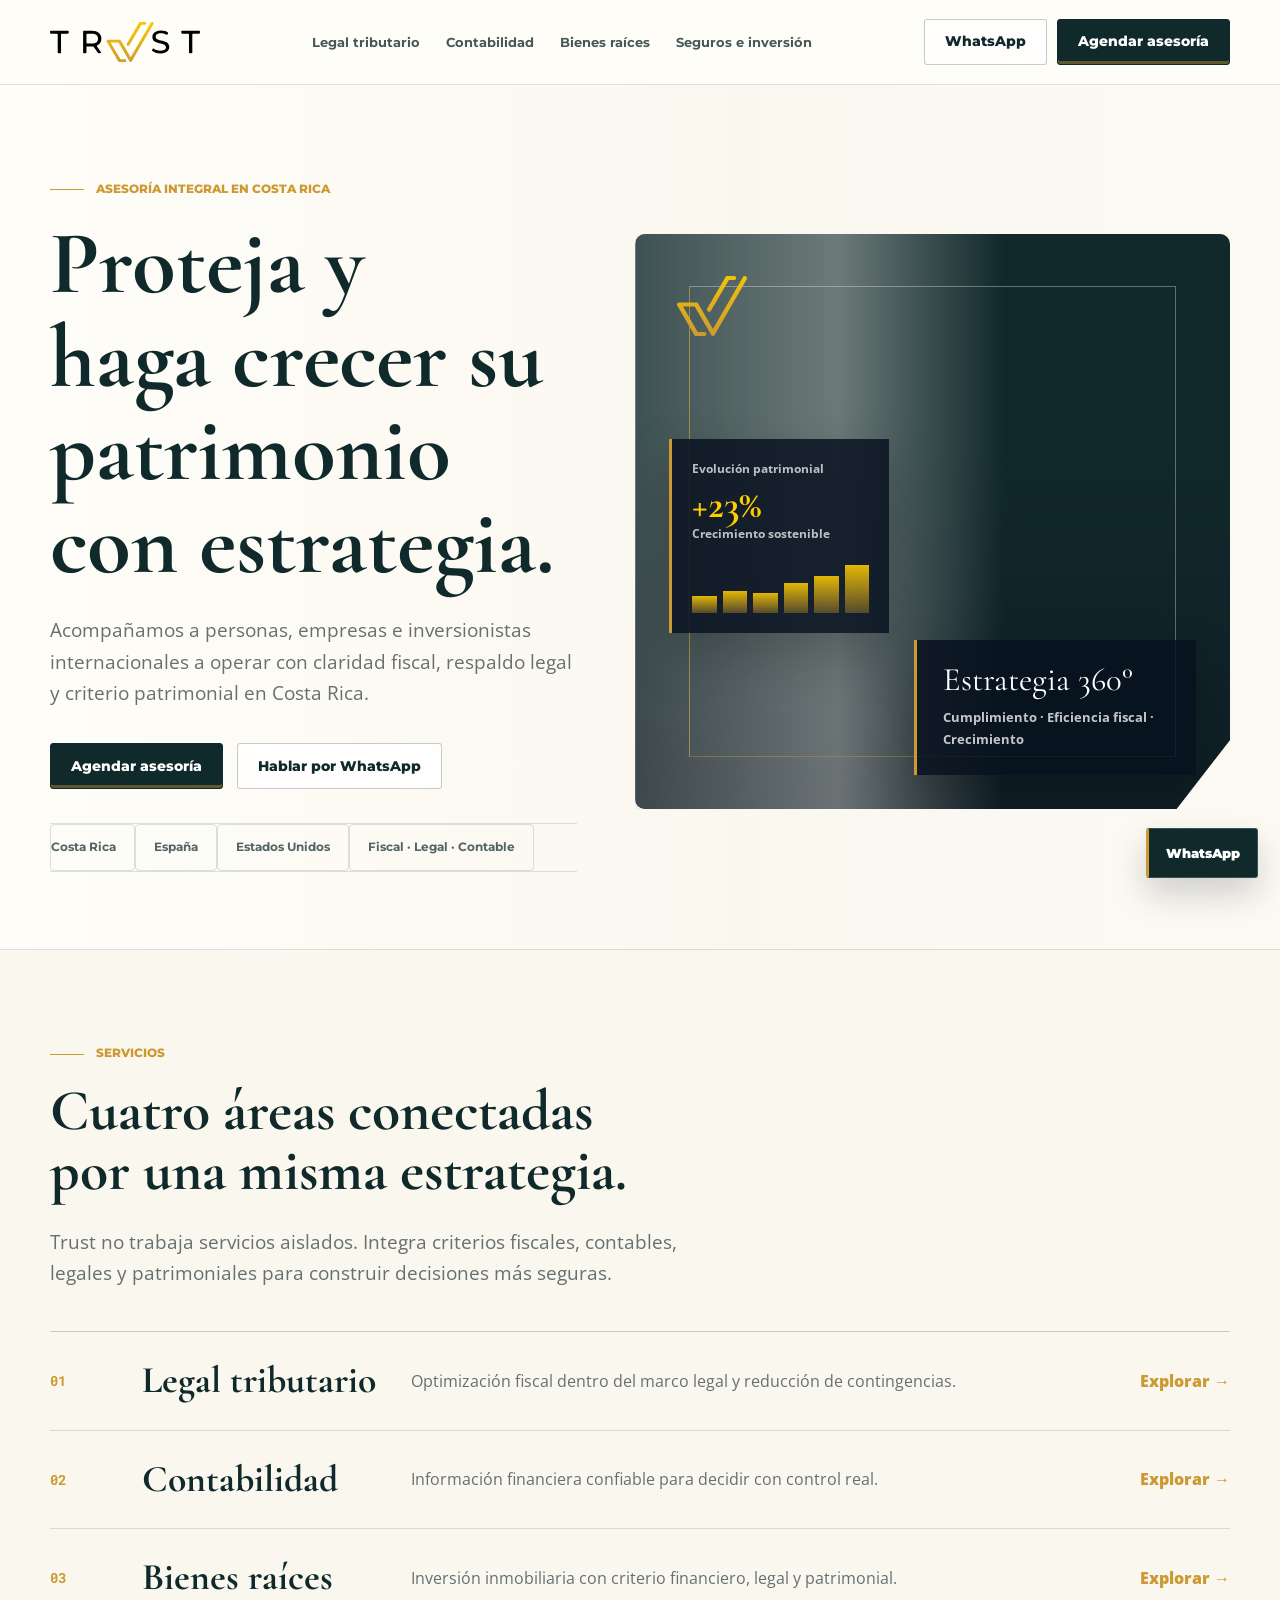
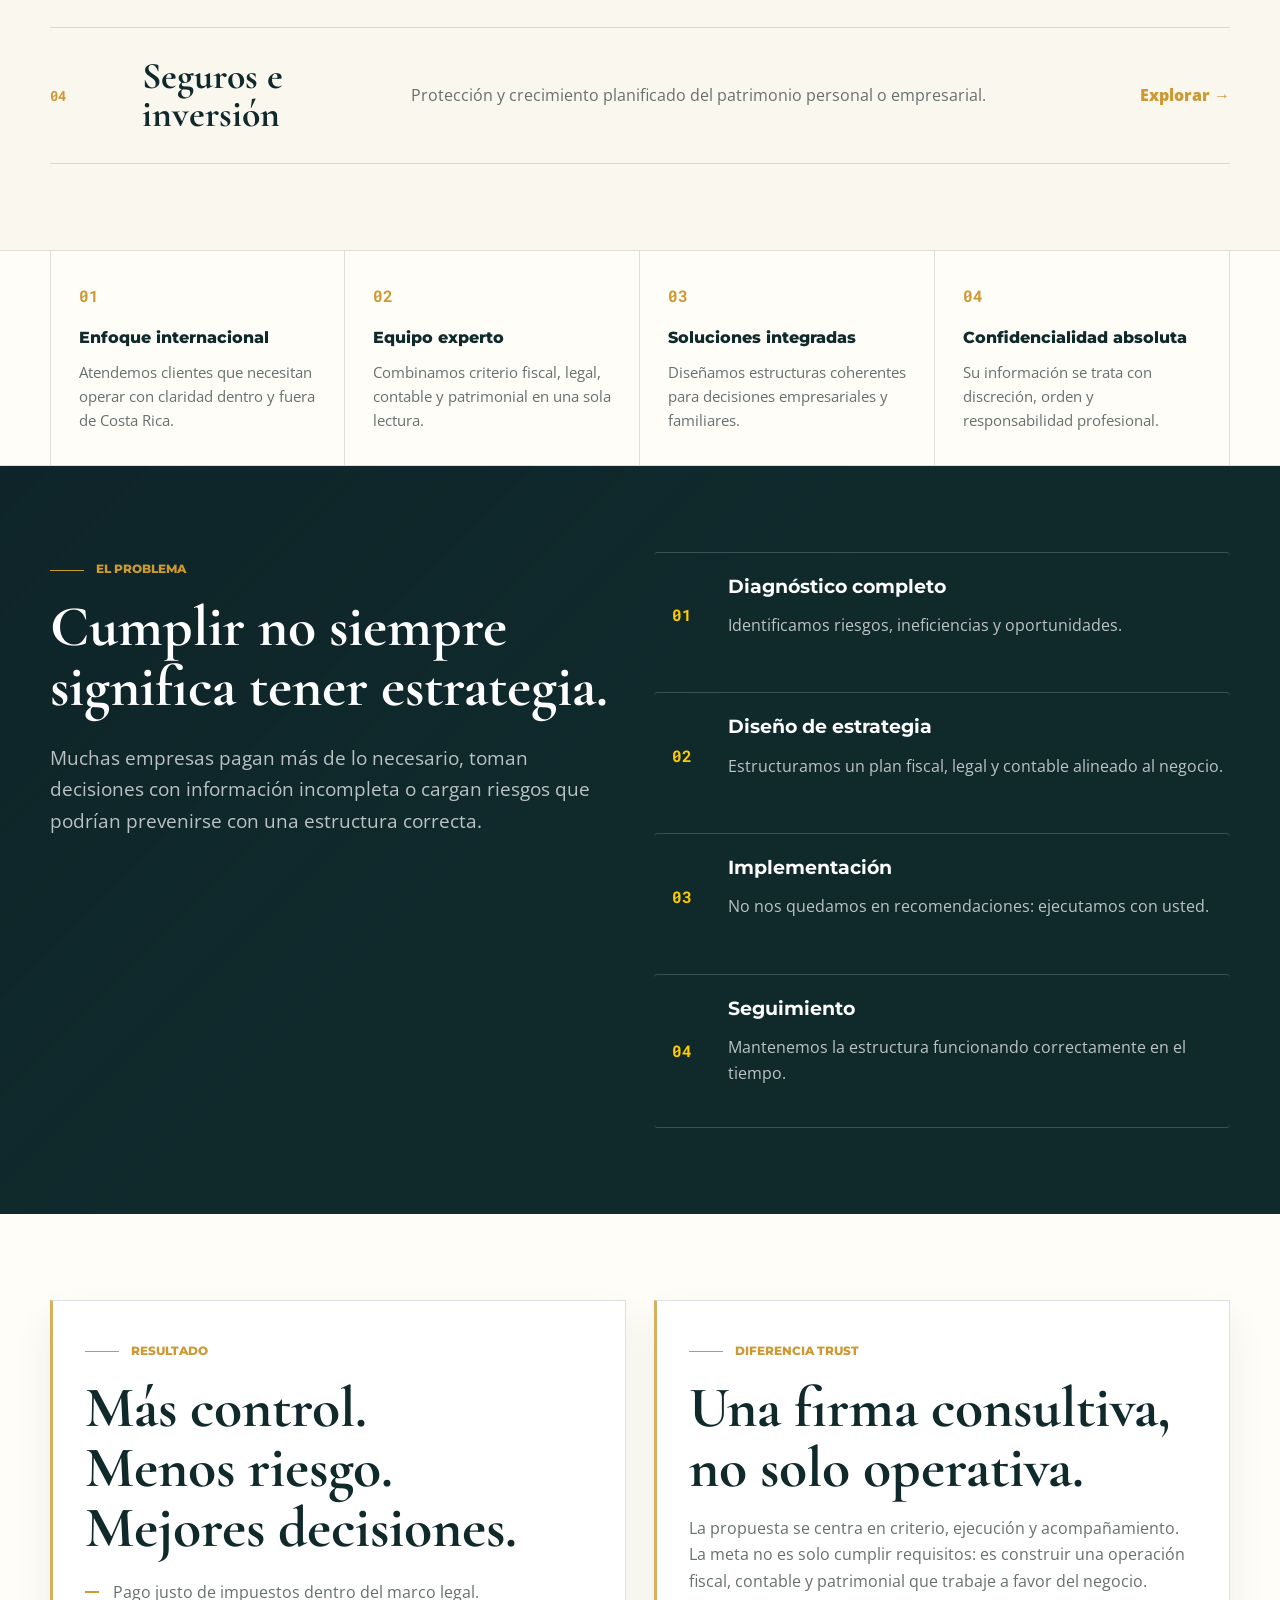
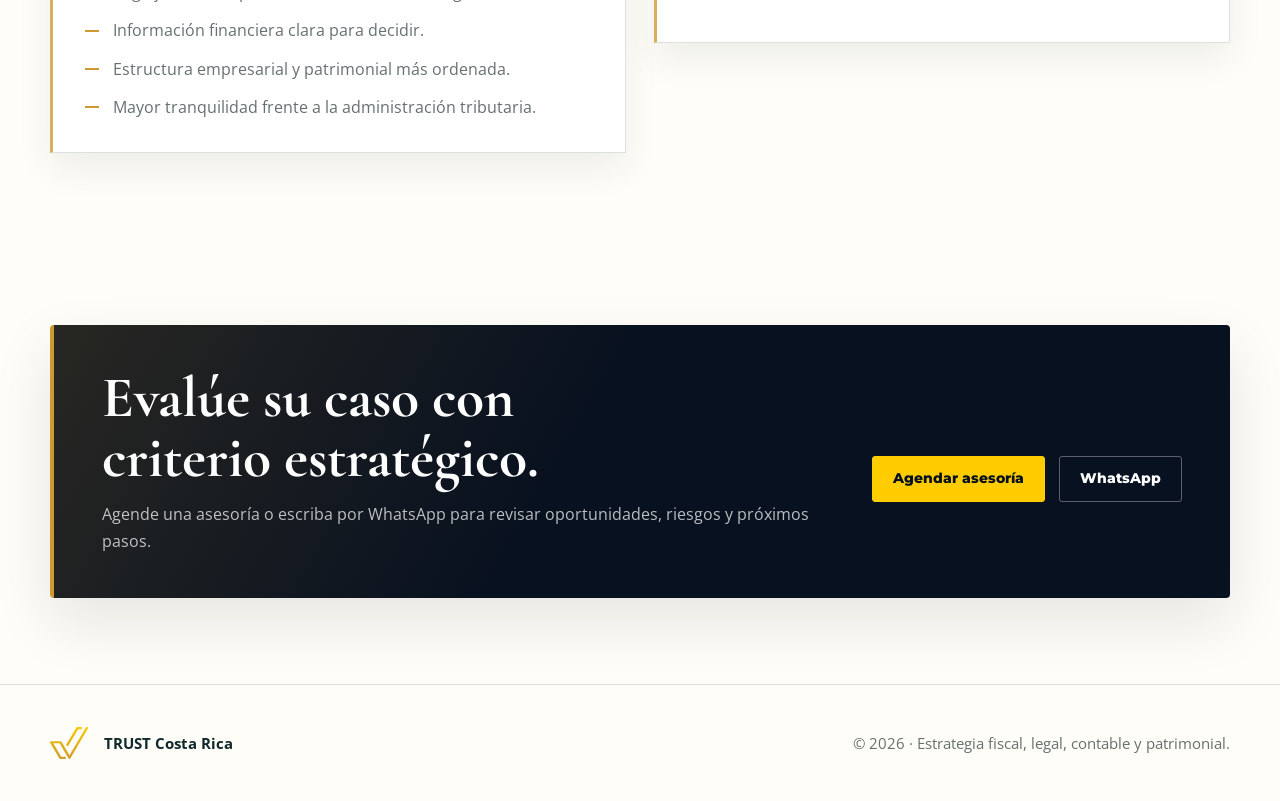
<file: index.html>
<!doctype html>
<html lang="es">
<head>
  <meta charset="utf-8">
  <meta name="viewport" content="width=device-width, initial-scale=1">
  <title>Trust Costa Rica | Estrategia fiscal, legal y patrimonial</title>
  <meta name="description" content="Estrategia fiscal, legal, contable y patrimonial para empresas que necesitan claridad, control y protección.">
  <link rel="preconnect" href="https://fonts.googleapis.com">
  <link rel="preconnect" href="https://fonts.gstatic.com" crossorigin>
  <link href="https://fonts.googleapis.com/css2?family=Cormorant+Garamond:wght@600;700&family=Montserrat:wght@600;700;800&family=Open+Sans:wght@400;600;700;800&family=Roboto+Mono:wght@500;700&display=swap" rel="stylesheet">
  <link rel="stylesheet" href="assets/css/styles.css">
</head>
<body>
  <header class="site-header">
    <div class="container nav">
      <a class="brand" href="index.html" aria-label="TRUST Costa Rica">
        <img src="assets/img/logo%20trust%20gold.svg" alt="TRUST">
      </a>
      <button class="nav-toggle" data-nav-toggle aria-expanded="false" aria-label="Abrir menú">☰</button>
      <nav class="nav-menu" data-nav-menu>
        <a href="legal-tributario.html">Legal tributario</a>
        <a href="contabilidad.html">Contabilidad</a>
        <a href="bienes-raices.html">Bienes raíces</a>
        <a href="seguros-inversion.html">Seguros e inversión</a>
      </nav>
      <div class="nav-actions">
        <a class="btn btn-secondary" href="#contacto">WhatsApp</a>
        <a class="btn btn-primary" href="#contacto">Agendar asesoría</a>
      </div>
    </div>
  </header>

  <main>
    <section class="hero">
      <div class="container hero-grid">
        <div class="hero-copy">
          <span class="eyebrow">Asesoría integral en Costa Rica</span>
          <h1>Proteja y haga crecer su patrimonio con estrategia.</h1>
          <p class="lead">Acompañamos a personas, empresas e inversionistas internacionales a operar con claridad fiscal, respaldo legal y criterio patrimonial en Costa Rica.</p>
          <div class="hero-actions">
            <a class="btn btn-primary" href="#contacto">Agendar asesoría</a>
            <a class="btn btn-secondary" href="#contacto">Hablar por WhatsApp</a>
          </div>
          <div class="proof-strip">
            <span class="proof-pill">Costa Rica</span>
            <span class="proof-pill">España</span>
            <span class="proof-pill">Estados Unidos</span>
            <span class="proof-pill">Fiscal · Legal · Contable</span>
          </div>
        </div>
        <aside class="hero-visual" aria-label="Costa Rica y estrategia patrimonial">
          <div class="cr-photo"></div>
          <img class="hero-symbol" src="assets/img/logo%20trust%20symbol%20only%20gold.svg" alt="" aria-hidden="true">
          <div class="growth-card" aria-hidden="true">
            <span>Evolución patrimonial</span>
            <strong>+23%</strong>
            <small>Crecimiento sostenible</small>
            <div class="bar-chart">
              <i style="height: 32%;"></i>
              <i style="height: 42%;"></i>
              <i style="height: 38%;"></i>
              <i style="height: 58%;"></i>
              <i style="height: 72%;"></i>
              <i style="height: 92%;"></i>
            </div>
          </div>
          <div class="strategy-orbit">
            <span>Estrategia 360°</span>
            <small>Cumplimiento · Eficiencia fiscal · Crecimiento</small>
          </div>
        </aside>
      </div>
    </section>

    <section class="section section-muted">
      <div class="container">
        <div class="section-head">
          <span class="eyebrow">Servicios</span>
          <h2>Cuatro áreas conectadas por una misma estrategia.</h2>
          <p class="lead">Trust no trabaja servicios aislados. Integra criterios fiscales, contables, legales y patrimoniales para construir decisiones más seguras.</p>
        </div>
        <div class="service-list">
          <a class="service-row" href="legal-tributario.html"><span>01</span><strong>Legal tributario</strong><p>Optimización fiscal dentro del marco legal y reducción de contingencias.</p><em>Explorar →</em></a>
          <a class="service-row" href="contabilidad.html"><span>02</span><strong>Contabilidad</strong><p>Información financiera confiable para decidir con control real.</p><em>Explorar →</em></a>
          <a class="service-row" href="bienes-raices.html"><span>03</span><strong>Bienes raíces</strong><p>Inversión inmobiliaria con criterio financiero, legal y patrimonial.</p><em>Explorar →</em></a>
          <a class="service-row" href="seguros-inversion.html"><span>04</span><strong>Seguros e inversión</strong><p>Protección y crecimiento planificado del patrimonio personal o empresarial.</p><em>Explorar →</em></a>
        </div>
      </div>
    </section>

    <section class="trust-strip" aria-label="Principios de confianza de Trust">
      <div class="container">
        <div class="trust-principles">
          <div class="principle"><span>01</span><strong>Enfoque internacional</strong><p>Atendemos clientes que necesitan operar con claridad dentro y fuera de Costa Rica.</p></div>
          <div class="principle"><span>02</span><strong>Equipo experto</strong><p>Combinamos criterio fiscal, legal, contable y patrimonial en una sola lectura.</p></div>
          <div class="principle"><span>03</span><strong>Soluciones integradas</strong><p>Diseñamos estructuras coherentes para decisiones empresariales y familiares.</p></div>
          <div class="principle"><span>04</span><strong>Confidencialidad absoluta</strong><p>Su información se trata con discreción, orden y responsabilidad profesional.</p></div>
        </div>
      </div>
    </section>

    <section class="section section-dark">
      <div class="container grid-2">
        <div>
          <span class="eyebrow">El problema</span>
          <h2>Cumplir no siempre significa tener estrategia.</h2>
          <p class="lead">Muchas empresas pagan más de lo necesario, toman decisiones con información incompleta o cargan riesgos que podrían prevenirse con una estructura correcta.</p>
        </div>
        <div class="process">
          <div class="process-step"><div><h3>Diagnóstico completo</h3><p>Identificamos riesgos, ineficiencias y oportunidades.</p></div></div>
          <div class="process-step"><div><h3>Diseño de estrategia</h3><p>Estructuramos un plan fiscal, legal y contable alineado al negocio.</p></div></div>
          <div class="process-step"><div><h3>Implementación</h3><p>No nos quedamos en recomendaciones: ejecutamos con usted.</p></div></div>
          <div class="process-step"><div><h3>Seguimiento</h3><p>Mantenemos la estructura funcionando correctamente en el tiempo.</p></div></div>
        </div>
      </div>
    </section>

    <section class="section">
      <div class="container grid-2">
        <div class="editorial-card">
          <span class="eyebrow">Resultado</span>
          <h2>Más control. Menos riesgo. Mejores decisiones.</h2>
          <ul class="check-list">
            <li>Pago justo de impuestos dentro del marco legal.</li>
            <li>Información financiera clara para decidir.</li>
            <li>Estructura empresarial y patrimonial más ordenada.</li>
            <li>Mayor tranquilidad frente a la administración tributaria.</li>
          </ul>
        </div>
        <div class="editorial-card">
          <span class="eyebrow">Diferencia Trust</span>
          <h2>Una firma consultiva, no solo operativa.</h2>
          <p>La propuesta se centra en criterio, ejecución y acompañamiento. La meta no es solo cumplir requisitos: es construir una operación fiscal, contable y patrimonial que trabaje a favor del negocio.</p>
        </div>
      </div>
    </section>

    <section id="contacto" class="section">
      <div class="container cta-band">
        <div>
          <h2>Evalúe su caso con criterio estratégico.</h2>
          <p>Agende una asesoría o escriba por WhatsApp para revisar oportunidades, riesgos y próximos pasos.</p>
        </div>
        <div class="hero-actions">
          <a class="btn btn-primary" href="#">Agendar asesoría</a>
          <a class="btn btn-secondary" href="#">WhatsApp</a>
        </div>
      </div>
    </section>
  </main>

  <a class="floating-whatsapp" href="#contacto">WhatsApp</a>
  <footer class="site-footer">
    <div class="container footer-grid">
      <div class="footer-brand"><img src="assets/img/logo%20trust%20symbol%20only%20gold.svg" alt="" aria-hidden="true"><strong>TRUST Costa Rica</strong></div>
      <span>© <span data-year></span> · Estrategia fiscal, legal, contable y patrimonial.</span>
    </div>
  </footer>
  <script src="assets/js/main.js"></script>
</body>
</html>
</file>
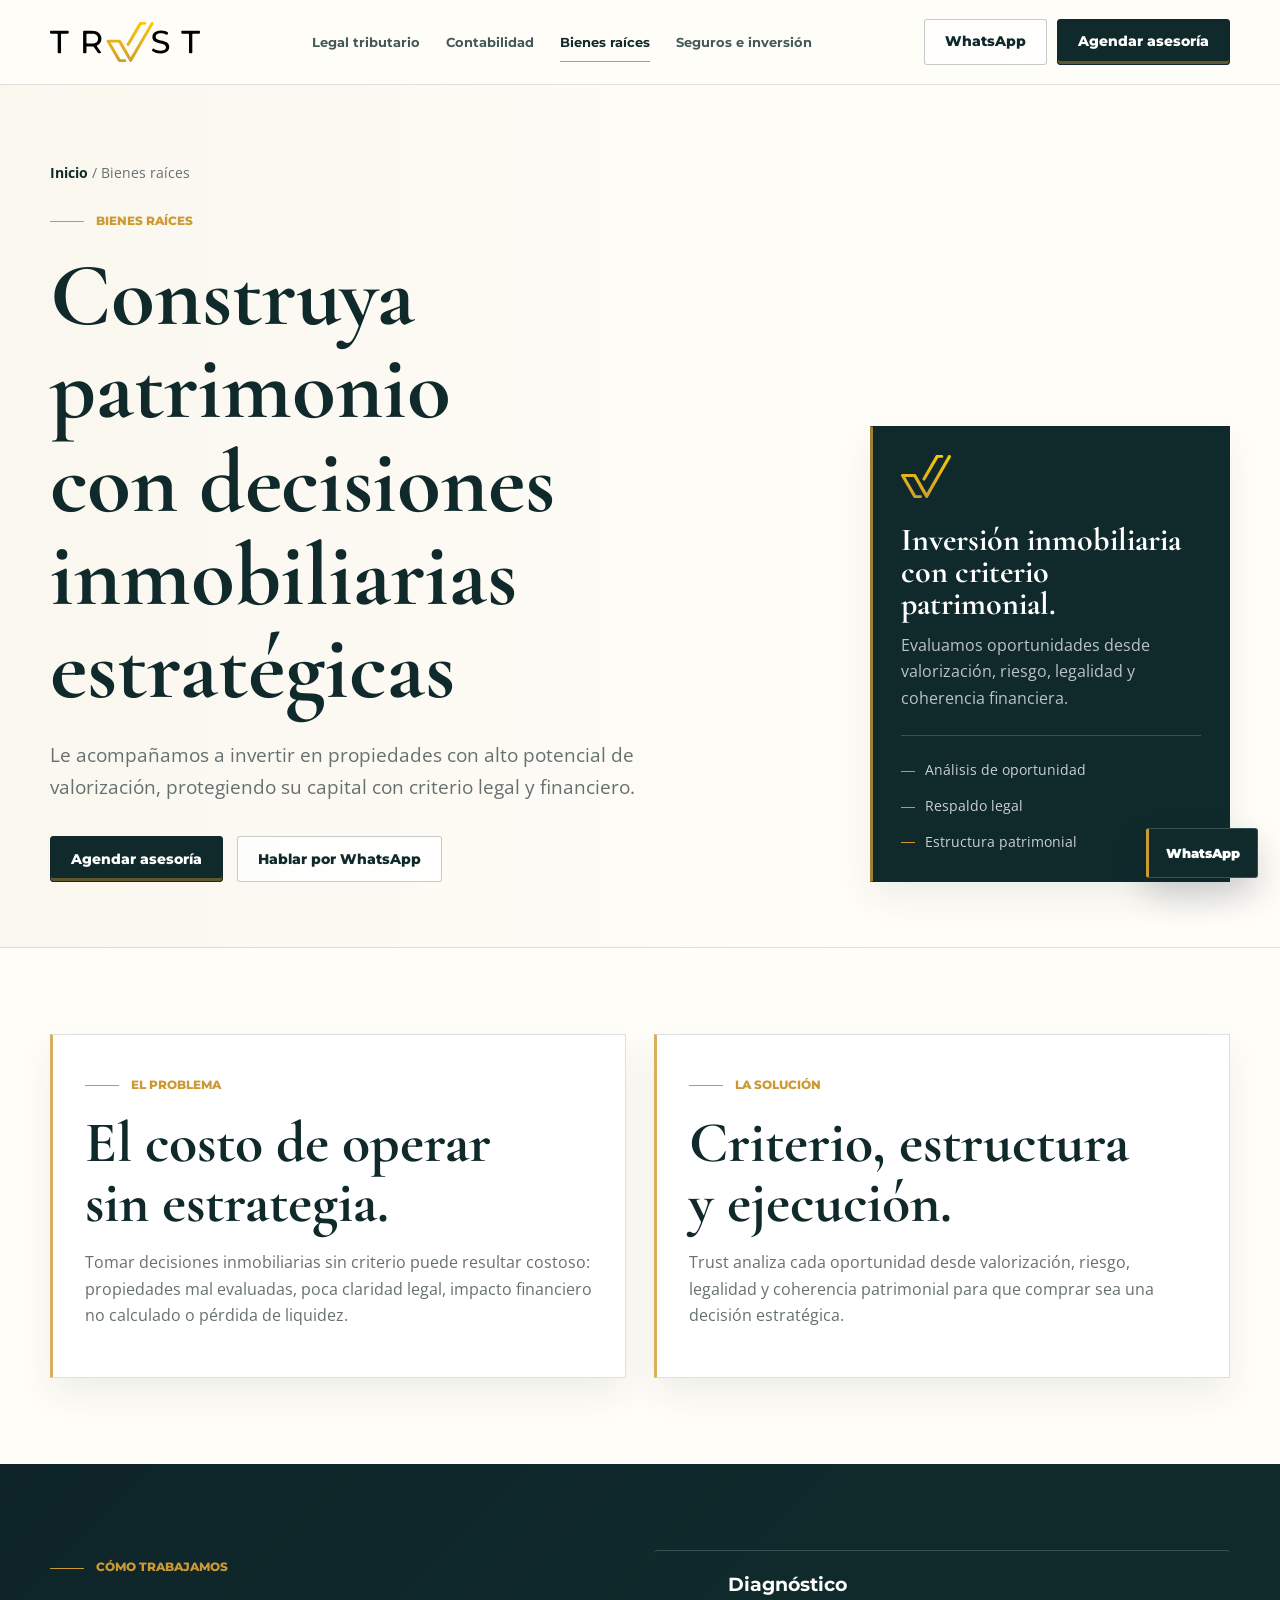
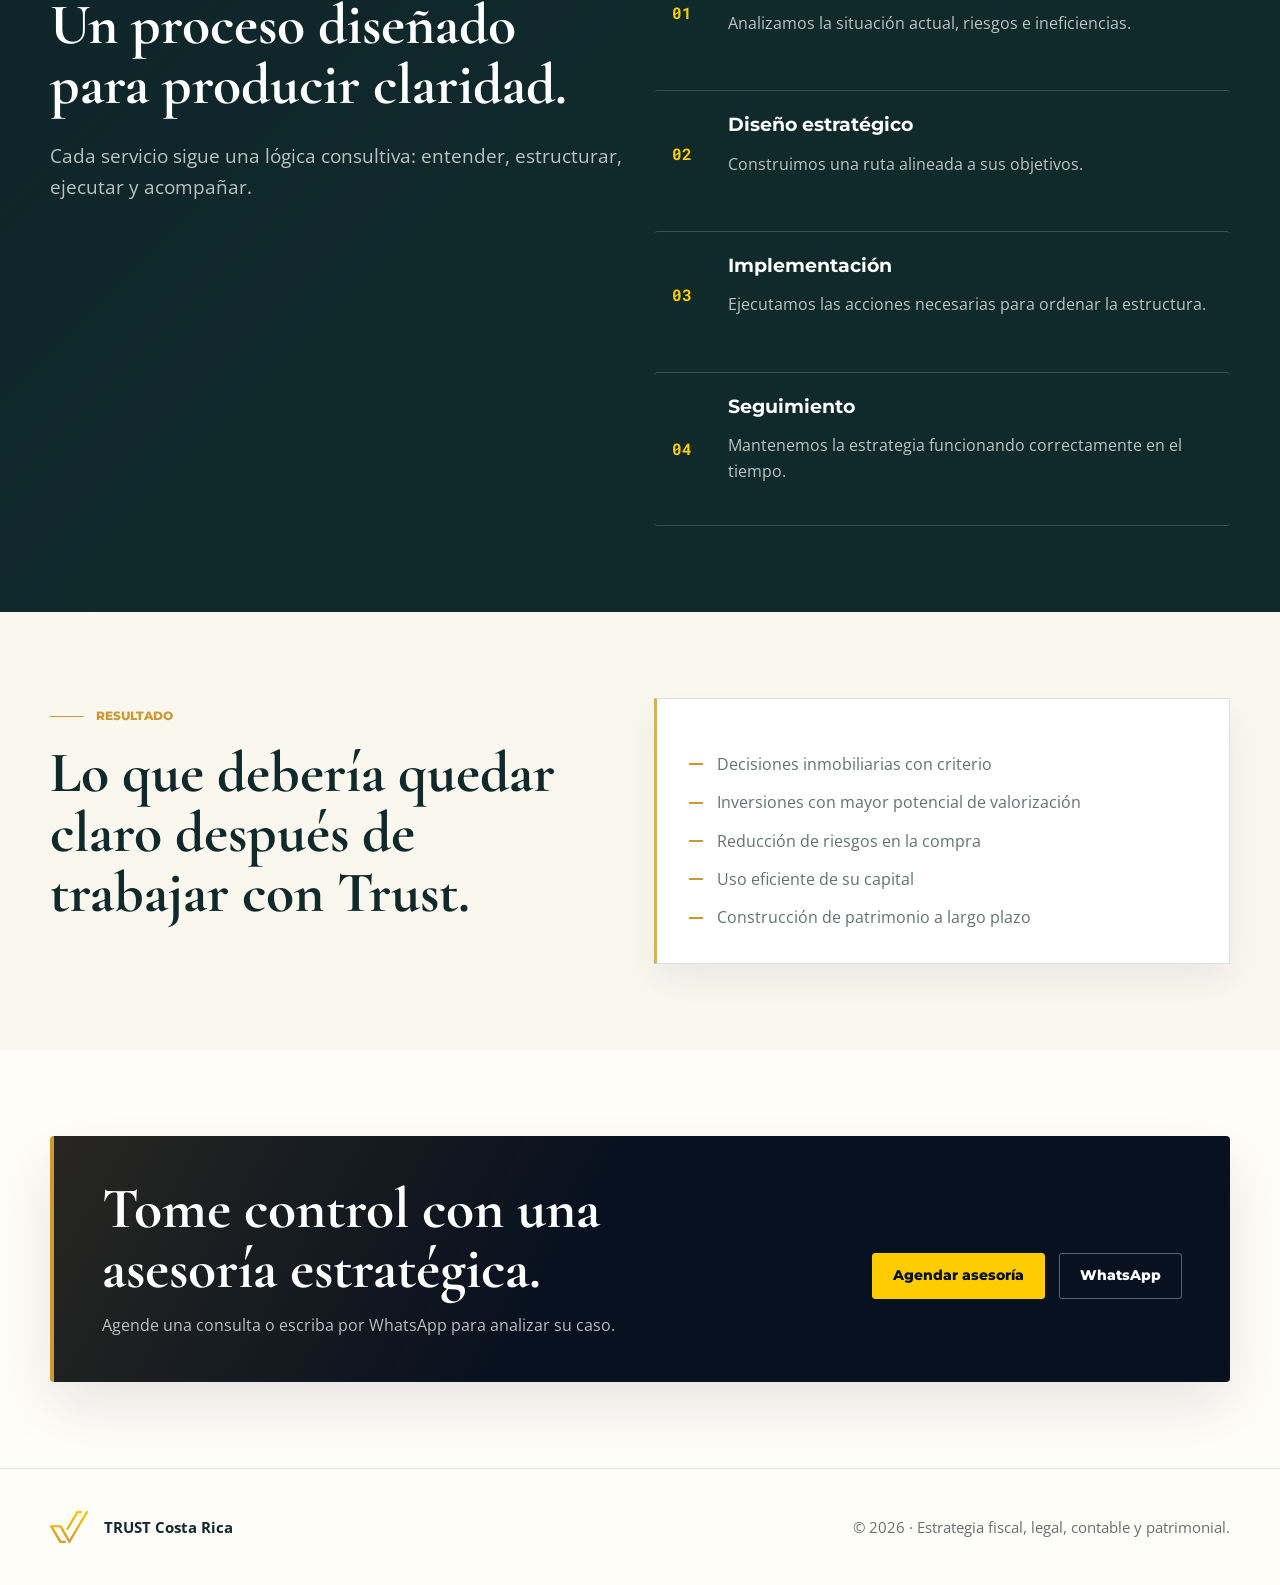
<file: bienes-raices.html>
<!doctype html>
<html lang="es">
<head>
  <meta charset="utf-8">
  <meta name="viewport" content="width=device-width, initial-scale=1">
  <title>Trust Costa Rica | Bienes raíces</title>
  <meta name="description" content="Construya patrimonio con decisiones inmobiliarias estratégicas">
  <link rel="preconnect" href="https://fonts.googleapis.com">
  <link rel="preconnect" href="https://fonts.gstatic.com" crossorigin>
  <link href="https://fonts.googleapis.com/css2?family=Cormorant+Garamond:wght@600;700&family=Montserrat:wght@600;700;800&family=Open+Sans:wght@400;600;700;800&family=Roboto+Mono:wght@500;700&display=swap" rel="stylesheet">
  <link rel="stylesheet" href="assets/css/styles.css">
</head>
<body>
  <header class="site-header">
    <div class="container nav">
      <a class="brand" href="index.html" aria-label="TRUST Costa Rica">
        <img src="assets/img/logo%20trust%20gold.svg" alt="TRUST">
      </a>
      <button class="nav-toggle" data-nav-toggle aria-expanded="false" aria-label="Abrir menú">☰</button>
      <nav class="nav-menu" data-nav-menu><a href="legal-tributario.html">Legal tributario</a>
        <a href="contabilidad.html">Contabilidad</a>
        <a href="bienes-raices.html" aria-current="page">Bienes raíces</a>
        <a href="seguros-inversion.html">Seguros e inversión</a></nav>
      <div class="nav-actions"><a class="btn btn-secondary" href="#contacto">WhatsApp</a><a class="btn btn-primary" href="#contacto">Agendar asesoría</a></div>
    </div>
  </header>

  <main>
    <section class="page-hero">
      <div class="container page-hero-grid">
        <div>
          <div class="breadcrumb"><a href="index.html">Inicio</a> / Bienes raíces</div>
          <span class="eyebrow">Bienes raíces</span>
          <h1>Construya patrimonio con decisiones inmobiliarias estratégicas</h1>
          <p class="lead">Le acompañamos a invertir en propiedades con alto potencial de valorización, protegiendo su capital con criterio legal y financiero.</p>
          <div class="hero-actions"><a class="btn btn-primary" href="#contacto">Agendar asesoría</a><a class="btn btn-secondary" href="#contacto">Hablar por WhatsApp</a></div>
        </div>
        <aside class="service-summary" aria-label="Resumen de bienes raíces">
          <img src="assets/img/logo%20trust%20symbol%20only%20gold.svg" alt="" aria-hidden="true">
          <strong>Inversión inmobiliaria con criterio patrimonial.</strong>
          <p>Evaluamos oportunidades desde valorización, riesgo, legalidad y coherencia financiera.</p>
          <div class="summary-list"><span>Análisis de oportunidad</span><span>Respaldo legal</span><span>Estructura patrimonial</span></div>
        </aside>
      </div>
    </section>

    <section class="section">
      <div class="container grid-2">
        <article class="editorial-card"><span class="eyebrow">El problema</span><h2>El costo de operar sin estrategia.</h2><p>Tomar decisiones inmobiliarias sin criterio puede resultar costoso: propiedades mal evaluadas, poca claridad legal, impacto financiero no calculado o pérdida de liquidez.</p></article>
        <article class="editorial-card"><span class="eyebrow">La solución</span><h2>Criterio, estructura y ejecución.</h2><p>Trust analiza cada oportunidad desde valorización, riesgo, legalidad y coherencia patrimonial para que comprar sea una decisión estratégica.</p></article>
      </div>
    </section>

    <section class="section section-dark">
      <div class="container grid-2">
        <div><span class="eyebrow">Cómo trabajamos</span><h2>Un proceso diseñado para producir claridad.</h2><p class="lead">Cada servicio sigue una lógica consultiva: entender, estructurar, ejecutar y acompañar.</p></div>
        <div class="process">
          <div class="process-step"><div><h3>Diagnóstico</h3><p>Analizamos la situación actual, riesgos e ineficiencias.</p></div></div>
          <div class="process-step"><div><h3>Diseño estratégico</h3><p>Construimos una ruta alineada a sus objetivos.</p></div></div>
          <div class="process-step"><div><h3>Implementación</h3><p>Ejecutamos las acciones necesarias para ordenar la estructura.</p></div></div>
          <div class="process-step"><div><h3>Seguimiento</h3><p>Mantenemos la estrategia funcionando correctamente en el tiempo.</p></div></div>
        </div>
      </div>
    </section>

    <section class="section section-muted">
      <div class="container grid-2">
        <div><span class="eyebrow">Resultado</span><h2>Lo que debería quedar claro después de trabajar con Trust.</h2></div>
        <div class="editorial-card"><ul class="check-list"><li>Decisiones inmobiliarias con criterio</li>
<li>Inversiones con mayor potencial de valorización</li>
<li>Reducción de riesgos en la compra</li>
<li>Uso eficiente de su capital</li>
<li>Construcción de patrimonio a largo plazo</li></ul></div>
      </div>
    </section>

    <section id="contacto" class="section">
      <div class="container cta-band"><div><h2>Tome control con una asesoría estratégica.</h2><p>Agende una consulta o escriba por WhatsApp para analizar su caso.</p></div><div class="hero-actions"><a class="btn btn-primary" href="#">Agendar asesoría</a><a class="btn btn-secondary" href="#">WhatsApp</a></div></div>
    </section>
  </main>

  <a class="floating-whatsapp" href="#contacto">WhatsApp</a>
  <footer class="site-footer">
    <div class="container footer-grid">
      <div class="footer-brand"><img src="assets/img/logo%20trust%20symbol%20only%20gold.svg" alt="" aria-hidden="true"><strong>TRUST Costa Rica</strong></div>
      <span>© <span data-year></span> · Estrategia fiscal, legal, contable y patrimonial.</span>
    </div>
  </footer>
  <script src="assets/js/main.js"></script>
</body>
</html>
</file>
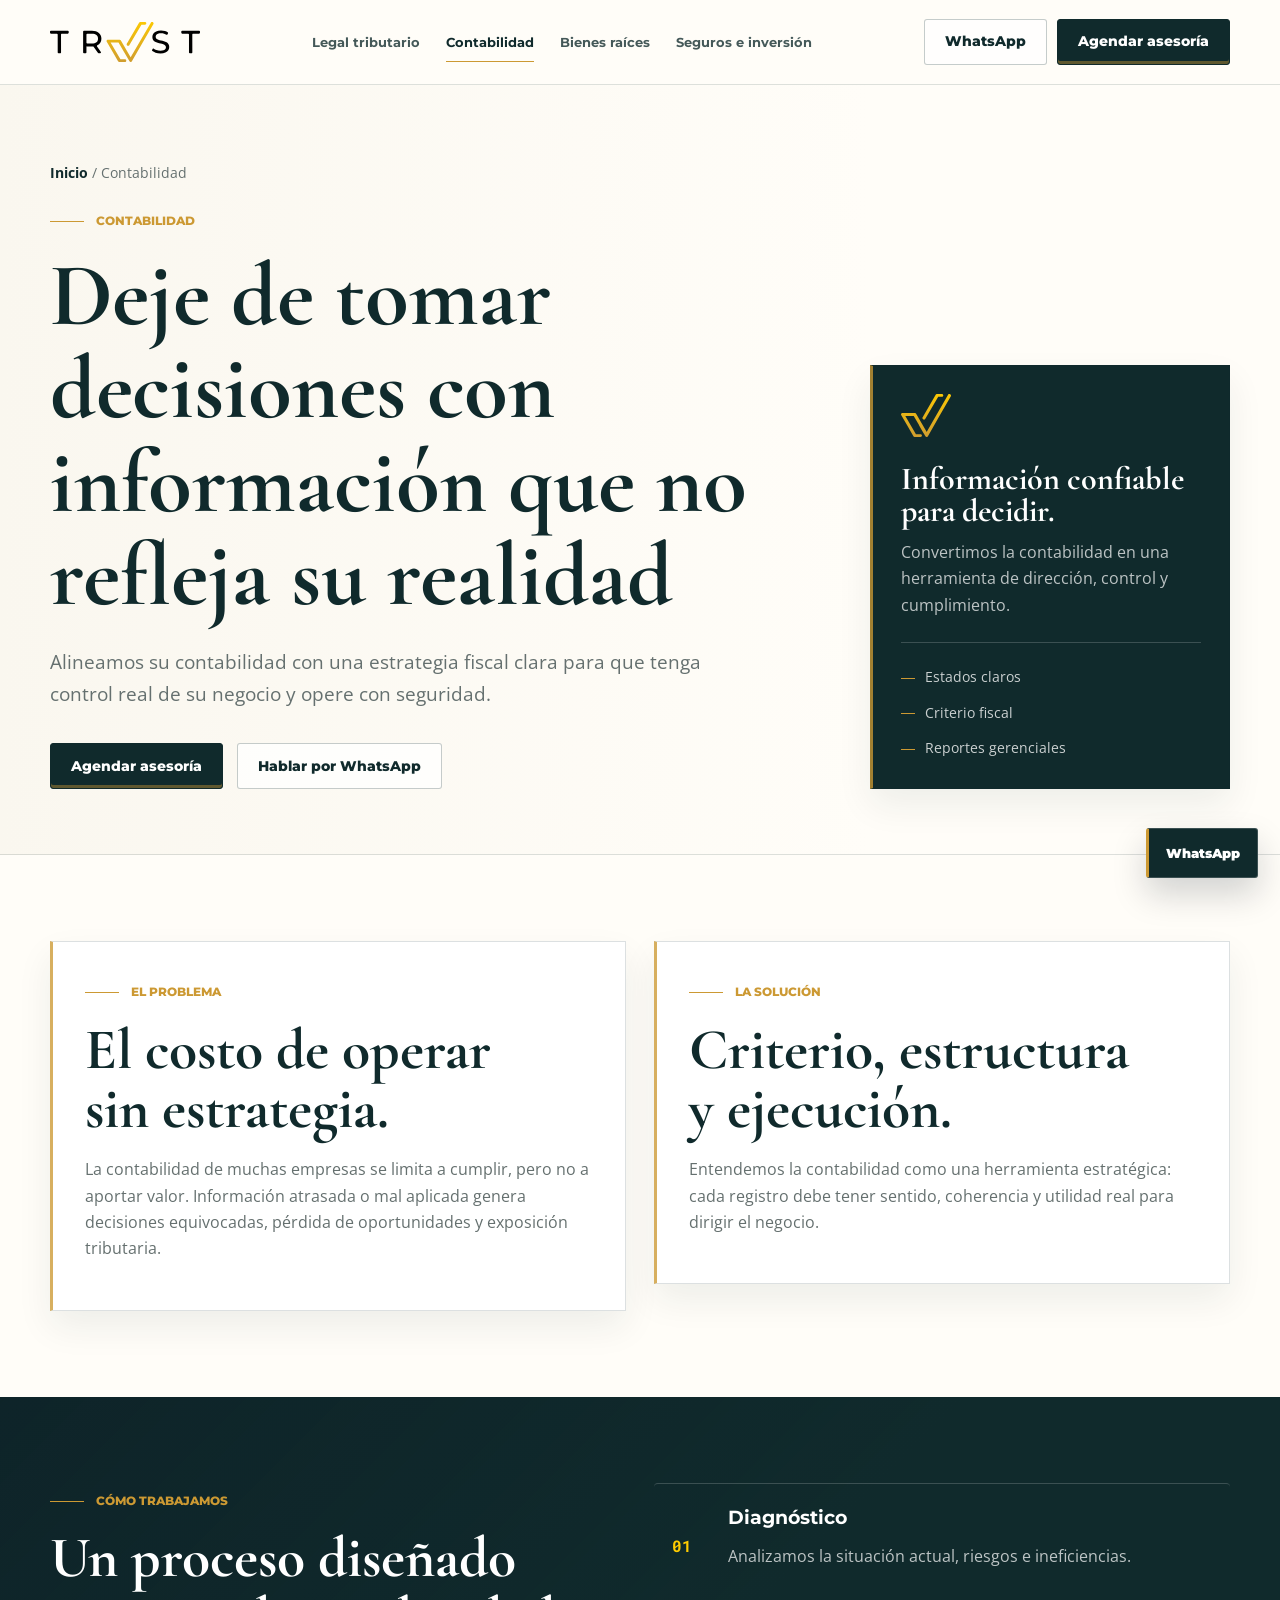
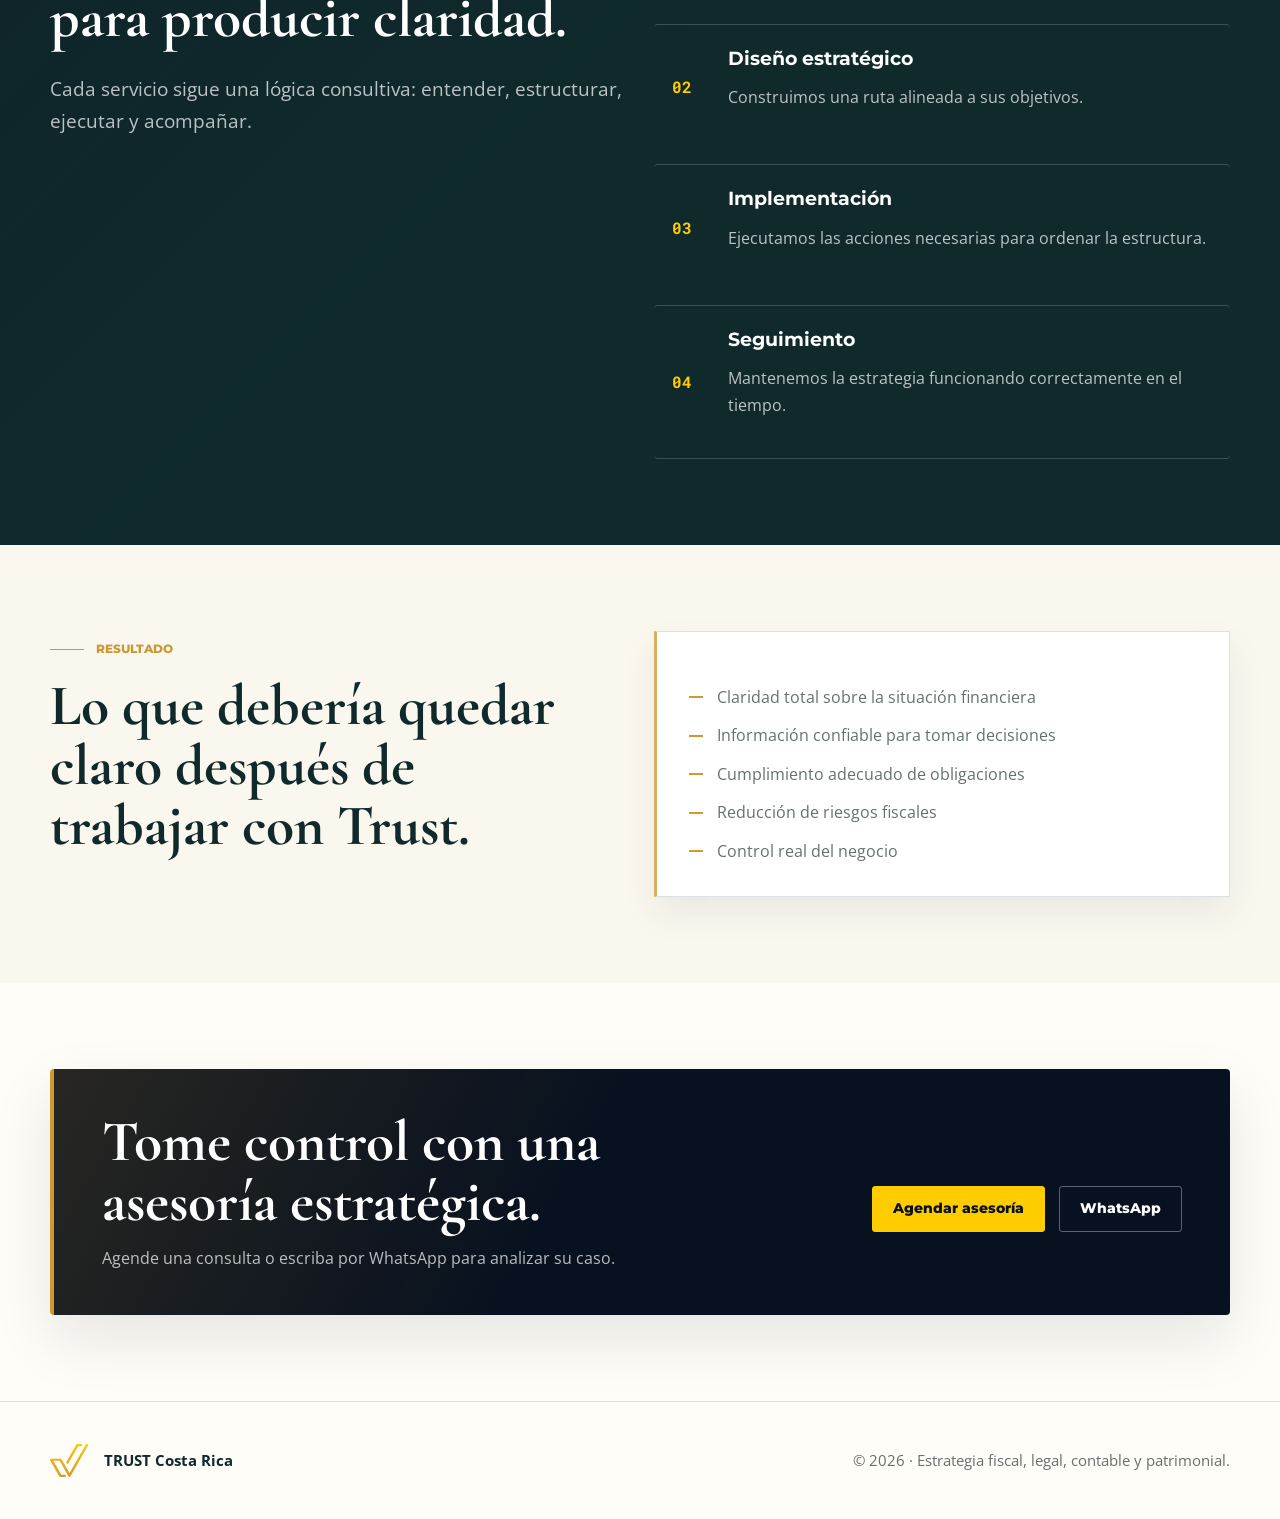
<file: contabilidad.html>
<!doctype html>
<html lang="es">
<head>
  <meta charset="utf-8">
  <meta name="viewport" content="width=device-width, initial-scale=1">
  <title>Trust Costa Rica | Contabilidad</title>
  <meta name="description" content="Deje de tomar decisiones con información que no refleja su realidad">
  <link rel="preconnect" href="https://fonts.googleapis.com">
  <link rel="preconnect" href="https://fonts.gstatic.com" crossorigin>
  <link href="https://fonts.googleapis.com/css2?family=Cormorant+Garamond:wght@600;700&family=Montserrat:wght@600;700;800&family=Open+Sans:wght@400;600;700;800&family=Roboto+Mono:wght@500;700&display=swap" rel="stylesheet">
  <link rel="stylesheet" href="assets/css/styles.css">
</head>
<body>
  <header class="site-header">
    <div class="container nav">
      <a class="brand" href="index.html" aria-label="TRUST Costa Rica">
        <img src="assets/img/logo%20trust%20gold.svg" alt="TRUST">
      </a>
      <button class="nav-toggle" data-nav-toggle aria-expanded="false" aria-label="Abrir menú">☰</button>
      <nav class="nav-menu" data-nav-menu><a href="legal-tributario.html">Legal tributario</a>
        <a href="contabilidad.html" aria-current="page">Contabilidad</a>
        <a href="bienes-raices.html">Bienes raíces</a>
        <a href="seguros-inversion.html">Seguros e inversión</a></nav>
      <div class="nav-actions"><a class="btn btn-secondary" href="#contacto">WhatsApp</a><a class="btn btn-primary" href="#contacto">Agendar asesoría</a></div>
    </div>
  </header>

  <main>
    <section class="page-hero">
      <div class="container page-hero-grid">
        <div>
          <div class="breadcrumb"><a href="index.html">Inicio</a> / Contabilidad</div>
          <span class="eyebrow">Contabilidad</span>
          <h1>Deje de tomar decisiones con información que no refleja su realidad</h1>
          <p class="lead">Alineamos su contabilidad con una estrategia fiscal clara para que tenga control real de su negocio y opere con seguridad.</p>
          <div class="hero-actions"><a class="btn btn-primary" href="#contacto">Agendar asesoría</a><a class="btn btn-secondary" href="#contacto">Hablar por WhatsApp</a></div>
        </div>
        <aside class="service-summary" aria-label="Resumen de contabilidad">
          <img src="assets/img/logo%20trust%20symbol%20only%20gold.svg" alt="" aria-hidden="true">
          <strong>Información confiable para decidir.</strong>
          <p>Convertimos la contabilidad en una herramienta de dirección, control y cumplimiento.</p>
          <div class="summary-list"><span>Estados claros</span><span>Criterio fiscal</span><span>Reportes gerenciales</span></div>
        </aside>
      </div>
    </section>

    <section class="section">
      <div class="container grid-2">
        <article class="editorial-card"><span class="eyebrow">El problema</span><h2>El costo de operar sin estrategia.</h2><p>La contabilidad de muchas empresas se limita a cumplir, pero no a aportar valor. Información atrasada o mal aplicada genera decisiones equivocadas, pérdida de oportunidades y exposición tributaria.</p></article>
        <article class="editorial-card"><span class="eyebrow">La solución</span><h2>Criterio, estructura y ejecución.</h2><p>Entendemos la contabilidad como una herramienta estratégica: cada registro debe tener sentido, coherencia y utilidad real para dirigir el negocio.</p></article>
      </div>
    </section>

    <section class="section section-dark">
      <div class="container grid-2">
        <div><span class="eyebrow">Cómo trabajamos</span><h2>Un proceso diseñado para producir claridad.</h2><p class="lead">Cada servicio sigue una lógica consultiva: entender, estructurar, ejecutar y acompañar.</p></div>
        <div class="process">
          <div class="process-step"><div><h3>Diagnóstico</h3><p>Analizamos la situación actual, riesgos e ineficiencias.</p></div></div>
          <div class="process-step"><div><h3>Diseño estratégico</h3><p>Construimos una ruta alineada a sus objetivos.</p></div></div>
          <div class="process-step"><div><h3>Implementación</h3><p>Ejecutamos las acciones necesarias para ordenar la estructura.</p></div></div>
          <div class="process-step"><div><h3>Seguimiento</h3><p>Mantenemos la estrategia funcionando correctamente en el tiempo.</p></div></div>
        </div>
      </div>
    </section>

    <section class="section section-muted">
      <div class="container grid-2">
        <div><span class="eyebrow">Resultado</span><h2>Lo que debería quedar claro después de trabajar con Trust.</h2></div>
        <div class="editorial-card"><ul class="check-list"><li>Claridad total sobre la situación financiera</li>
<li>Información confiable para tomar decisiones</li>
<li>Cumplimiento adecuado de obligaciones</li>
<li>Reducción de riesgos fiscales</li>
<li>Control real del negocio</li></ul></div>
      </div>
    </section>

    <section id="contacto" class="section">
      <div class="container cta-band"><div><h2>Tome control con una asesoría estratégica.</h2><p>Agende una consulta o escriba por WhatsApp para analizar su caso.</p></div><div class="hero-actions"><a class="btn btn-primary" href="#">Agendar asesoría</a><a class="btn btn-secondary" href="#">WhatsApp</a></div></div>
    </section>
  </main>

  <a class="floating-whatsapp" href="#contacto">WhatsApp</a>
  <footer class="site-footer">
    <div class="container footer-grid">
      <div class="footer-brand"><img src="assets/img/logo%20trust%20symbol%20only%20gold.svg" alt="" aria-hidden="true"><strong>TRUST Costa Rica</strong></div>
      <span>© <span data-year></span> · Estrategia fiscal, legal, contable y patrimonial.</span>
    </div>
  </footer>
  <script src="assets/js/main.js"></script>
</body>
</html>
</file>
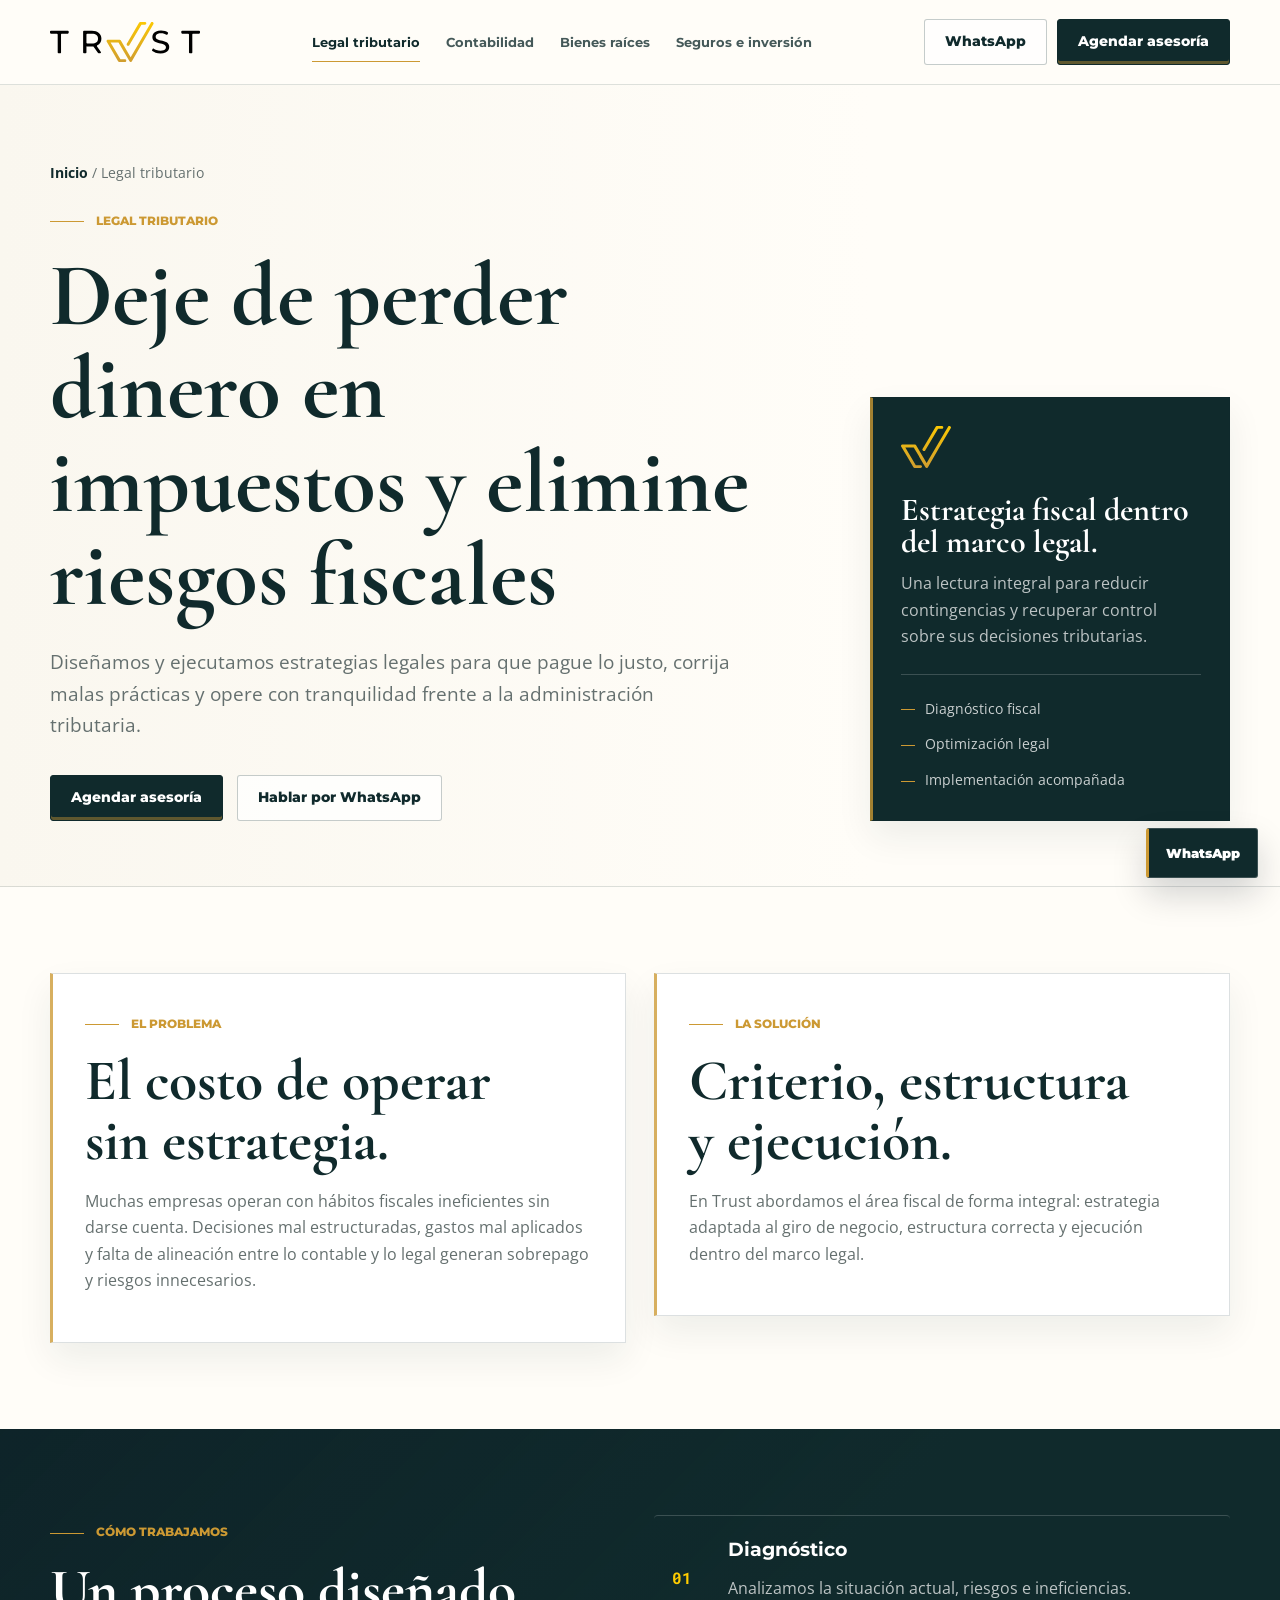
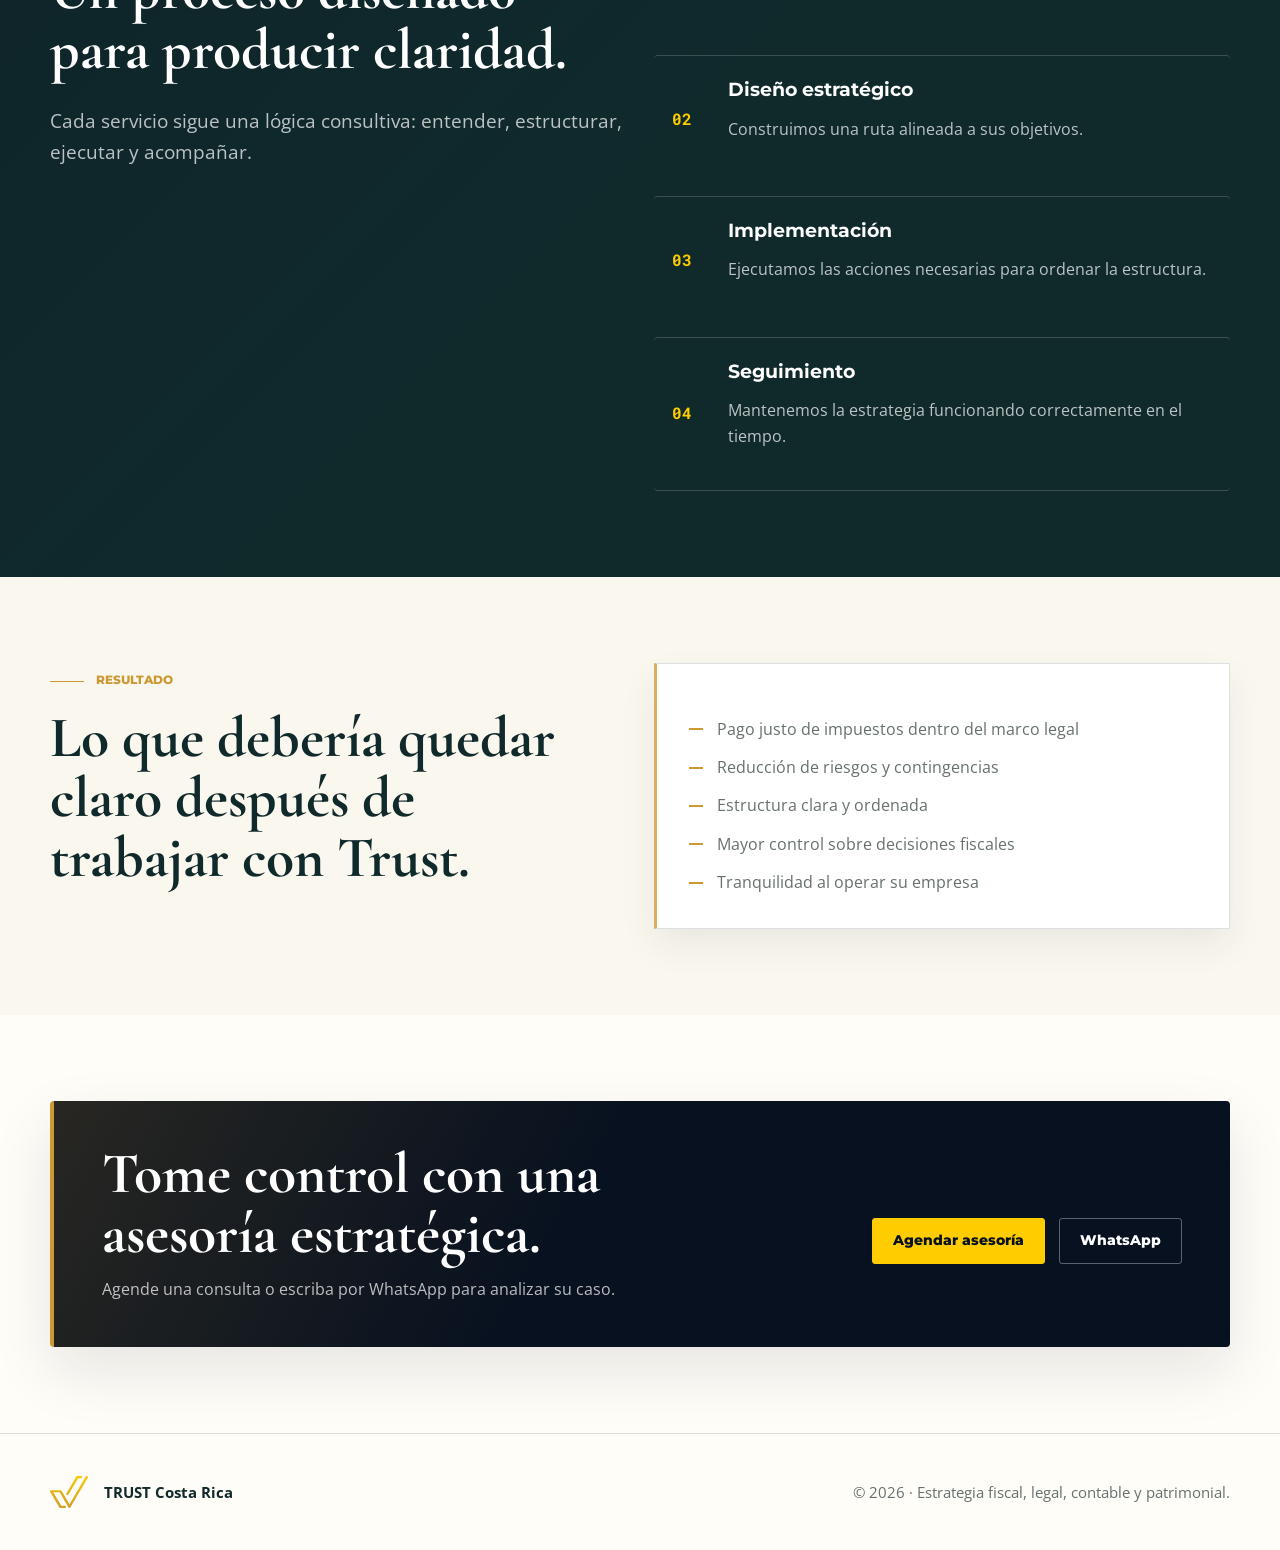
<file: legal-tributario.html>
<!doctype html>
<html lang="es">
<head>
  <meta charset="utf-8">
  <meta name="viewport" content="width=device-width, initial-scale=1">
  <title>Trust Costa Rica | Legal tributario</title>
  <meta name="description" content="Deje de perder dinero en impuestos y elimine riesgos fiscales">
  <link rel="preconnect" href="https://fonts.googleapis.com">
  <link rel="preconnect" href="https://fonts.gstatic.com" crossorigin>
  <link href="https://fonts.googleapis.com/css2?family=Cormorant+Garamond:wght@600;700&family=Montserrat:wght@600;700;800&family=Open+Sans:wght@400;600;700;800&family=Roboto+Mono:wght@500;700&display=swap" rel="stylesheet">
  <link rel="stylesheet" href="assets/css/styles.css">
</head>
<body>
  <header class="site-header">
    <div class="container nav">
      <a class="brand" href="index.html" aria-label="TRUST Costa Rica">
        <img src="assets/img/logo%20trust%20gold.svg" alt="TRUST">
      </a>
      <button class="nav-toggle" data-nav-toggle aria-expanded="false" aria-label="Abrir menú">☰</button>
      <nav class="nav-menu" data-nav-menu><a href="legal-tributario.html" aria-current="page">Legal tributario</a>
        <a href="contabilidad.html">Contabilidad</a>
        <a href="bienes-raices.html">Bienes raíces</a>
        <a href="seguros-inversion.html">Seguros e inversión</a></nav>
      <div class="nav-actions"><a class="btn btn-secondary" href="#contacto">WhatsApp</a><a class="btn btn-primary" href="#contacto">Agendar asesoría</a></div>
    </div>
  </header>

  <main>
    <section class="page-hero">
      <div class="container page-hero-grid">
        <div>
          <div class="breadcrumb"><a href="index.html">Inicio</a> / Legal tributario</div>
          <span class="eyebrow">Legal tributario</span>
          <h1>Deje de perder dinero en impuestos y elimine riesgos fiscales</h1>
          <p class="lead">Diseñamos y ejecutamos estrategias legales para que pague lo justo, corrija malas prácticas y opere con tranquilidad frente a la administración tributaria.</p>
          <div class="hero-actions"><a class="btn btn-primary" href="#contacto">Agendar asesoría</a><a class="btn btn-secondary" href="#contacto">Hablar por WhatsApp</a></div>
        </div>
        <aside class="service-summary" aria-label="Resumen de legal tributario">
          <img src="assets/img/logo%20trust%20symbol%20only%20gold.svg" alt="" aria-hidden="true">
          <strong>Estrategia fiscal dentro del marco legal.</strong>
          <p>Una lectura integral para reducir contingencias y recuperar control sobre sus decisiones tributarias.</p>
          <div class="summary-list"><span>Diagnóstico fiscal</span><span>Optimización legal</span><span>Implementación acompañada</span></div>
        </aside>
      </div>
    </section>

    <section class="section">
      <div class="container grid-2">
        <article class="editorial-card"><span class="eyebrow">El problema</span><h2>El costo de operar sin estrategia.</h2><p>Muchas empresas operan con hábitos fiscales ineficientes sin darse cuenta. Decisiones mal estructuradas, gastos mal aplicados y falta de alineación entre lo contable y lo legal generan sobrepago y riesgos innecesarios.</p></article>
        <article class="editorial-card"><span class="eyebrow">La solución</span><h2>Criterio, estructura y ejecución.</h2><p>En Trust abordamos el área fiscal de forma integral: estrategia adaptada al giro de negocio, estructura correcta y ejecución dentro del marco legal.</p></article>
      </div>
    </section>

    <section class="section section-dark">
      <div class="container grid-2">
        <div><span class="eyebrow">Cómo trabajamos</span><h2>Un proceso diseñado para producir claridad.</h2><p class="lead">Cada servicio sigue una lógica consultiva: entender, estructurar, ejecutar y acompañar.</p></div>
        <div class="process">
          <div class="process-step"><div><h3>Diagnóstico</h3><p>Analizamos la situación actual, riesgos e ineficiencias.</p></div></div>
          <div class="process-step"><div><h3>Diseño estratégico</h3><p>Construimos una ruta alineada a sus objetivos.</p></div></div>
          <div class="process-step"><div><h3>Implementación</h3><p>Ejecutamos las acciones necesarias para ordenar la estructura.</p></div></div>
          <div class="process-step"><div><h3>Seguimiento</h3><p>Mantenemos la estrategia funcionando correctamente en el tiempo.</p></div></div>
        </div>
      </div>
    </section>

    <section class="section section-muted">
      <div class="container grid-2">
        <div><span class="eyebrow">Resultado</span><h2>Lo que debería quedar claro después de trabajar con Trust.</h2></div>
        <div class="editorial-card"><ul class="check-list"><li>Pago justo de impuestos dentro del marco legal</li>
<li>Reducción de riesgos y contingencias</li>
<li>Estructura clara y ordenada</li>
<li>Mayor control sobre decisiones fiscales</li>
<li>Tranquilidad al operar su empresa</li></ul></div>
      </div>
    </section>

    <section id="contacto" class="section">
      <div class="container cta-band"><div><h2>Tome control con una asesoría estratégica.</h2><p>Agende una consulta o escriba por WhatsApp para analizar su caso.</p></div><div class="hero-actions"><a class="btn btn-primary" href="#">Agendar asesoría</a><a class="btn btn-secondary" href="#">WhatsApp</a></div></div>
    </section>
  </main>

  <a class="floating-whatsapp" href="#contacto">WhatsApp</a>
  <footer class="site-footer">
    <div class="container footer-grid">
      <div class="footer-brand"><img src="assets/img/logo%20trust%20symbol%20only%20gold.svg" alt="" aria-hidden="true"><strong>TRUST Costa Rica</strong></div>
      <span>© <span data-year></span> · Estrategia fiscal, legal, contable y patrimonial.</span>
    </div>
  </footer>
  <script src="assets/js/main.js"></script>
</body>
</html>
</file>
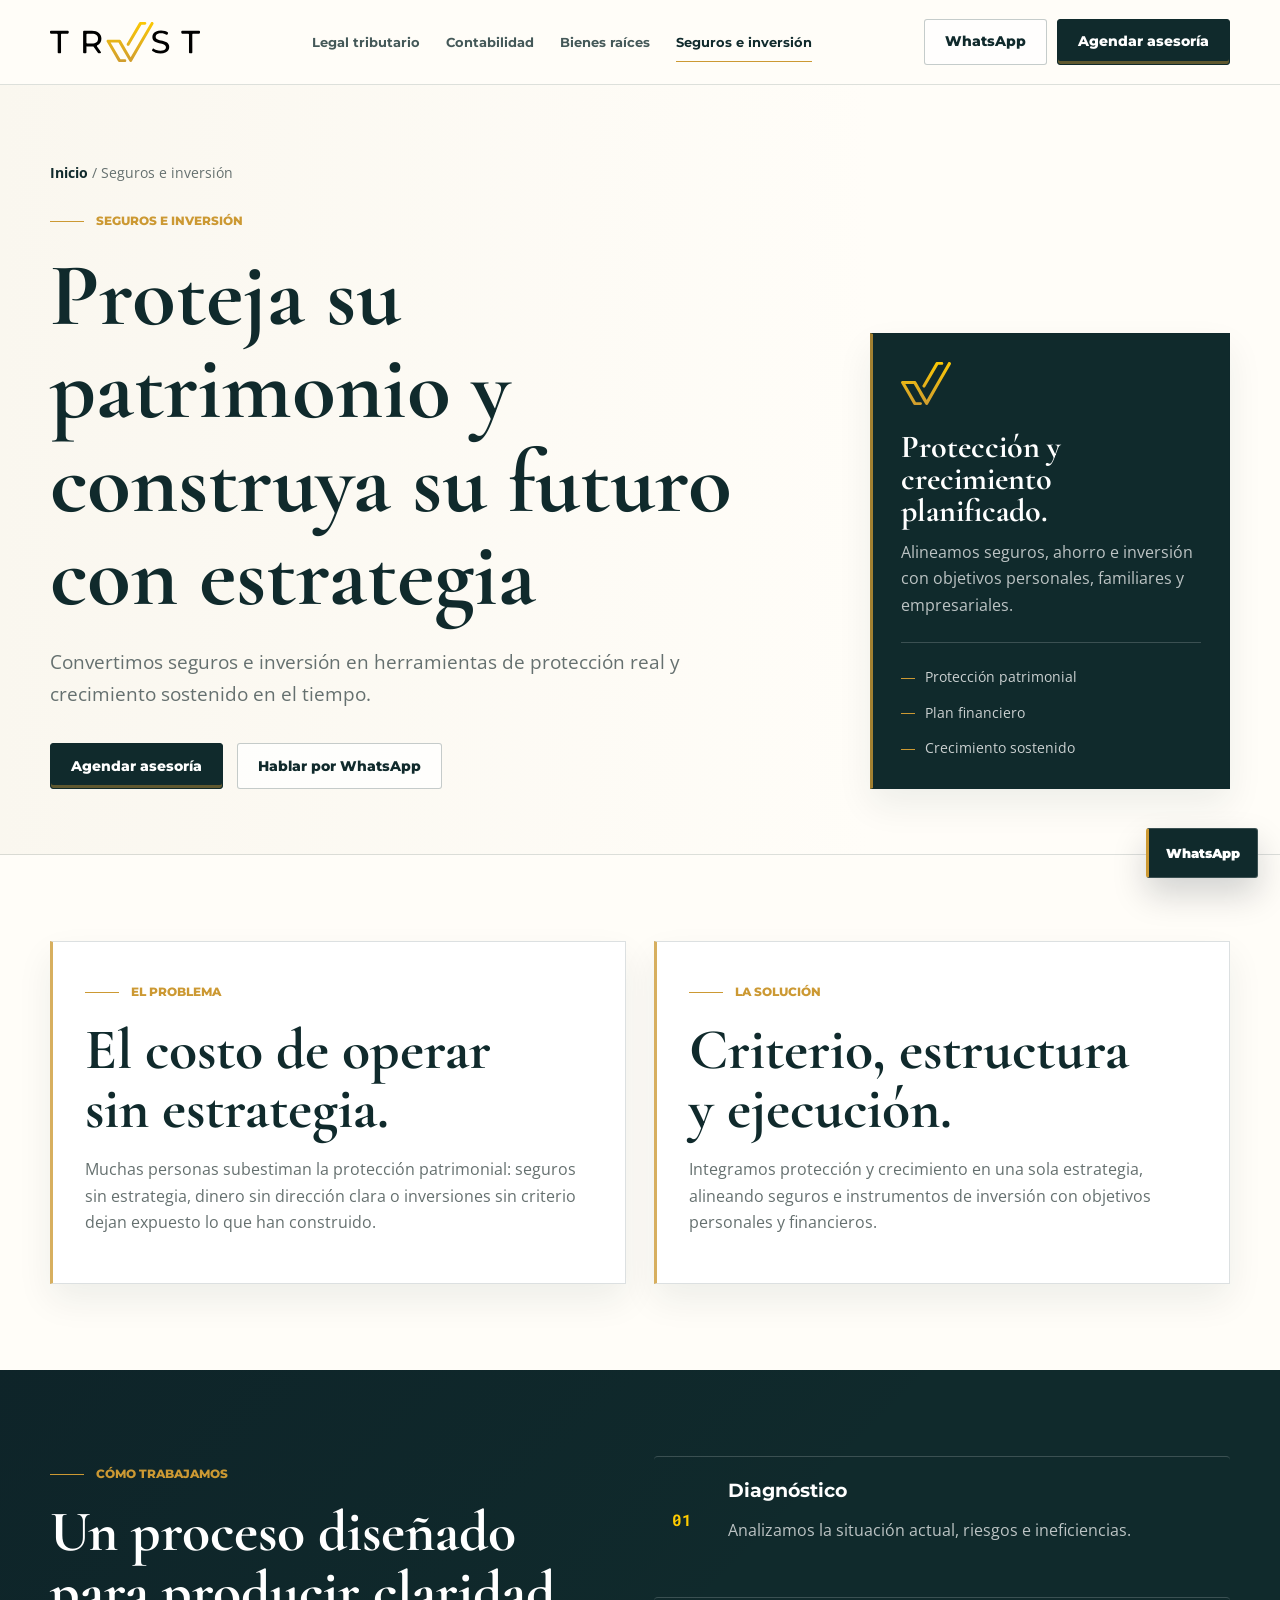
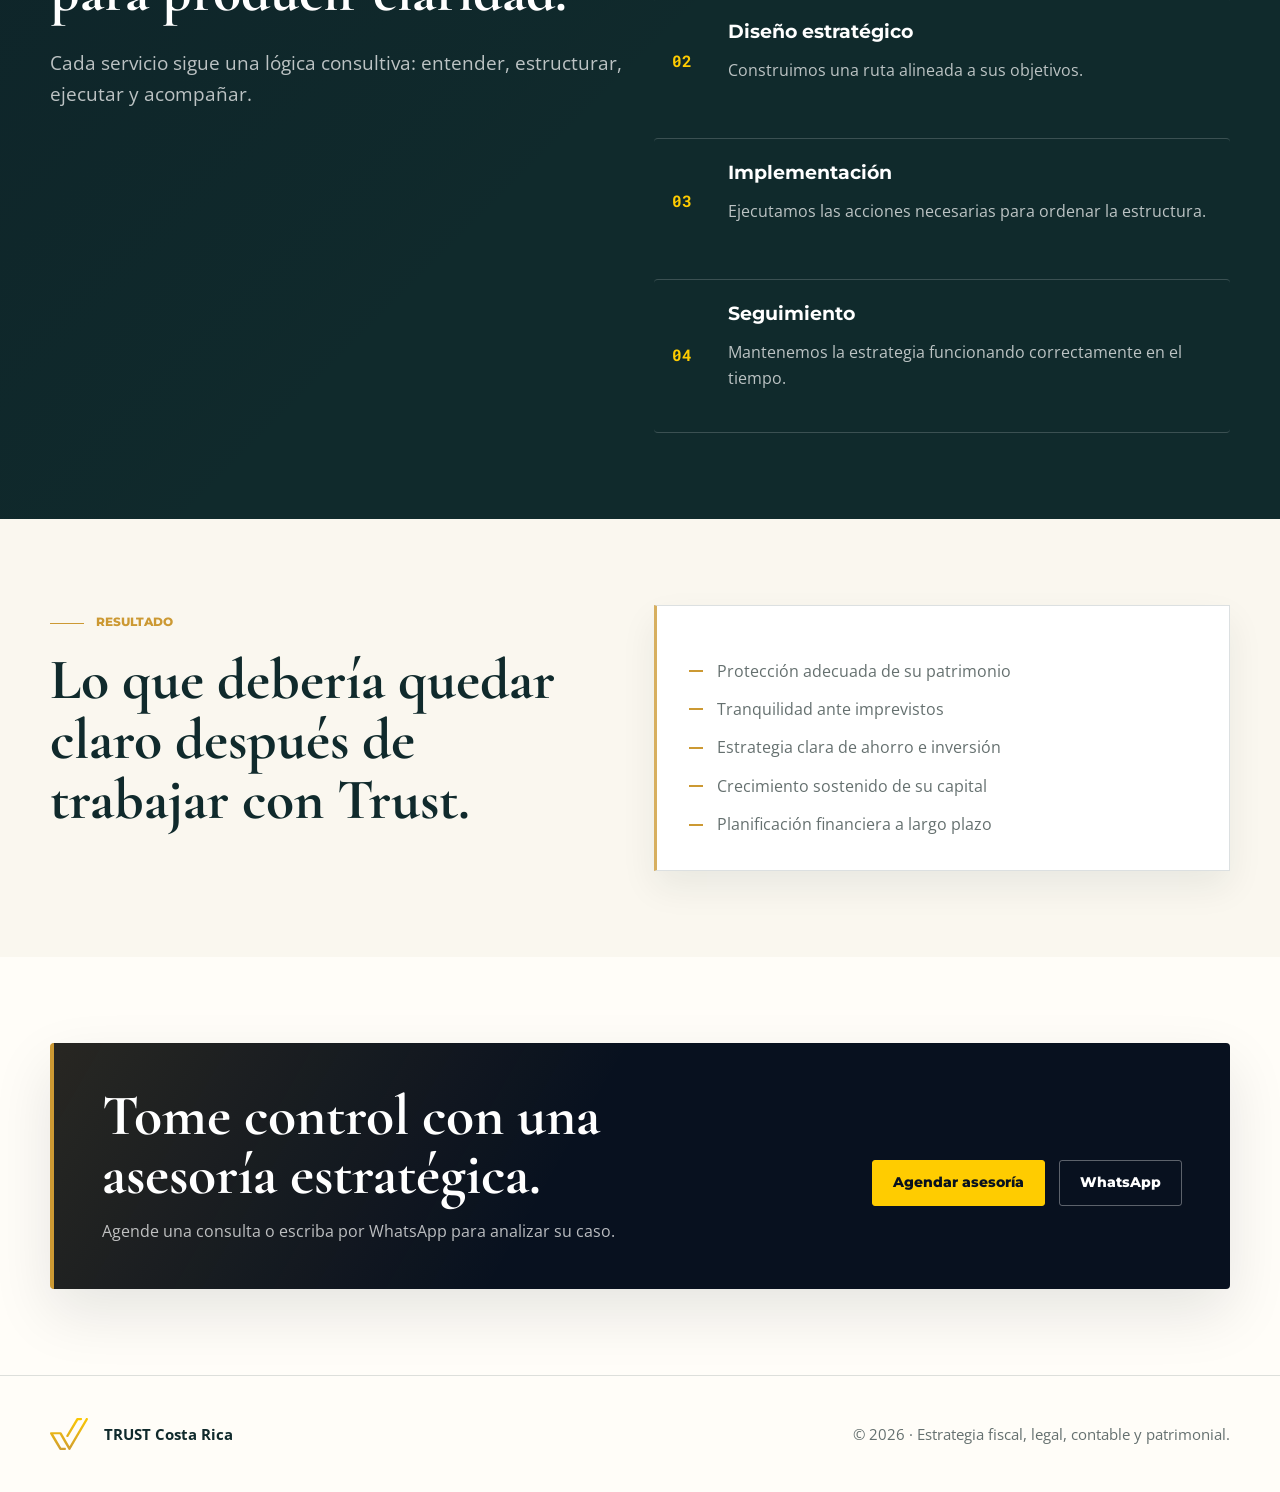
<file: seguros-inversion.html>
<!doctype html>
<html lang="es">
<head>
  <meta charset="utf-8">
  <meta name="viewport" content="width=device-width, initial-scale=1">
  <title>Trust Costa Rica | Seguros e inversión</title>
  <meta name="description" content="Proteja su patrimonio y construya su futuro con estrategia">
  <link rel="preconnect" href="https://fonts.googleapis.com">
  <link rel="preconnect" href="https://fonts.gstatic.com" crossorigin>
  <link href="https://fonts.googleapis.com/css2?family=Cormorant+Garamond:wght@600;700&family=Montserrat:wght@600;700;800&family=Open+Sans:wght@400;600;700;800&family=Roboto+Mono:wght@500;700&display=swap" rel="stylesheet">
  <link rel="stylesheet" href="assets/css/styles.css">
</head>
<body>
  <header class="site-header">
    <div class="container nav">
      <a class="brand" href="index.html" aria-label="TRUST Costa Rica">
        <img src="assets/img/logo%20trust%20gold.svg" alt="TRUST">
      </a>
      <button class="nav-toggle" data-nav-toggle aria-expanded="false" aria-label="Abrir menú">☰</button>
      <nav class="nav-menu" data-nav-menu><a href="legal-tributario.html">Legal tributario</a>
        <a href="contabilidad.html">Contabilidad</a>
        <a href="bienes-raices.html">Bienes raíces</a>
        <a href="seguros-inversion.html" aria-current="page">Seguros e inversión</a></nav>
      <div class="nav-actions"><a class="btn btn-secondary" href="#contacto">WhatsApp</a><a class="btn btn-primary" href="#contacto">Agendar asesoría</a></div>
    </div>
  </header>

  <main>
    <section class="page-hero">
      <div class="container page-hero-grid">
        <div>
          <div class="breadcrumb"><a href="index.html">Inicio</a> / Seguros e inversión</div>
          <span class="eyebrow">Seguros e inversión</span>
          <h1>Proteja su patrimonio y construya su futuro con estrategia</h1>
          <p class="lead">Convertimos seguros e inversión en herramientas de protección real y crecimiento sostenido en el tiempo.</p>
          <div class="hero-actions"><a class="btn btn-primary" href="#contacto">Agendar asesoría</a><a class="btn btn-secondary" href="#contacto">Hablar por WhatsApp</a></div>
        </div>
        <aside class="service-summary" aria-label="Resumen de seguros e inversión">
          <img src="assets/img/logo%20trust%20symbol%20only%20gold.svg" alt="" aria-hidden="true">
          <strong>Protección y crecimiento planificado.</strong>
          <p>Alineamos seguros, ahorro e inversión con objetivos personales, familiares y empresariales.</p>
          <div class="summary-list"><span>Protección patrimonial</span><span>Plan financiero</span><span>Crecimiento sostenido</span></div>
        </aside>
      </div>
    </section>

    <section class="section">
      <div class="container grid-2">
        <article class="editorial-card"><span class="eyebrow">El problema</span><h2>El costo de operar sin estrategia.</h2><p>Muchas personas subestiman la protección patrimonial: seguros sin estrategia, dinero sin dirección clara o inversiones sin criterio dejan expuesto lo que han construido.</p></article>
        <article class="editorial-card"><span class="eyebrow">La solución</span><h2>Criterio, estructura y ejecución.</h2><p>Integramos protección y crecimiento en una sola estrategia, alineando seguros e instrumentos de inversión con objetivos personales y financieros.</p></article>
      </div>
    </section>

    <section class="section section-dark">
      <div class="container grid-2">
        <div><span class="eyebrow">Cómo trabajamos</span><h2>Un proceso diseñado para producir claridad.</h2><p class="lead">Cada servicio sigue una lógica consultiva: entender, estructurar, ejecutar y acompañar.</p></div>
        <div class="process">
          <div class="process-step"><div><h3>Diagnóstico</h3><p>Analizamos la situación actual, riesgos e ineficiencias.</p></div></div>
          <div class="process-step"><div><h3>Diseño estratégico</h3><p>Construimos una ruta alineada a sus objetivos.</p></div></div>
          <div class="process-step"><div><h3>Implementación</h3><p>Ejecutamos las acciones necesarias para ordenar la estructura.</p></div></div>
          <div class="process-step"><div><h3>Seguimiento</h3><p>Mantenemos la estrategia funcionando correctamente en el tiempo.</p></div></div>
        </div>
      </div>
    </section>

    <section class="section section-muted">
      <div class="container grid-2">
        <div><span class="eyebrow">Resultado</span><h2>Lo que debería quedar claro después de trabajar con Trust.</h2></div>
        <div class="editorial-card"><ul class="check-list"><li>Protección adecuada de su patrimonio</li>
<li>Tranquilidad ante imprevistos</li>
<li>Estrategia clara de ahorro e inversión</li>
<li>Crecimiento sostenido de su capital</li>
<li>Planificación financiera a largo plazo</li></ul></div>
      </div>
    </section>

    <section id="contacto" class="section">
      <div class="container cta-band"><div><h2>Tome control con una asesoría estratégica.</h2><p>Agende una consulta o escriba por WhatsApp para analizar su caso.</p></div><div class="hero-actions"><a class="btn btn-primary" href="#">Agendar asesoría</a><a class="btn btn-secondary" href="#">WhatsApp</a></div></div>
    </section>
  </main>

  <a class="floating-whatsapp" href="#contacto">WhatsApp</a>
  <footer class="site-footer">
    <div class="container footer-grid">
      <div class="footer-brand"><img src="assets/img/logo%20trust%20symbol%20only%20gold.svg" alt="" aria-hidden="true"><strong>TRUST Costa Rica</strong></div>
      <span>© <span data-year></span> · Estrategia fiscal, legal, contable y patrimonial.</span>
    </div>
  </footer>
  <script src="assets/js/main.js"></script>
</body>
</html>
</file>
<file: assets/css/styles.css>
/*
  Trust Costa Rica — Modern Premium Trust
  Static site visual system: editorial, refined, restrained gold, deep advisory colors.
*/

:root {
  --trust-ink: #102a2c;
  --trust-ink-2: #183b32;
  --trust-night: #08111f;
  --trust-slate: #2e4057;
  --trust-gold: #cc9933;
  --trust-gold-light: #ffcc00;
  --trust-ivory: #faf7ef;
  --trust-paper: #fffdf8;
  --trust-muted: #65706f;
  --trust-line: rgba(16, 42, 44, 0.13);
  --trust-white: #ffffff;
  --shadow-soft: 0 20px 60px rgba(8, 17, 31, 0.10);
  --shadow-card: 0 14px 35px rgba(16, 42, 44, 0.08);
  --radius-lg: 28px;
  --radius-md: 18px;
  --radius-sm: 12px;
  --container: 1160px;
}

* { box-sizing: border-box; }

html { scroll-behavior: smooth; }

body {
  margin: 0;
  color: var(--trust-ink);
  background: var(--trust-paper);
  font-family: "Open Sans", Roboto, Arial, sans-serif;
  line-height: 1.65;
}

body::before {
  content: "";
  position: fixed;
  inset: 0;
  display: none;
  pointer-events: none;
  background: none;
  z-index: -1;
}

a { color: inherit; text-decoration: none; }

img { max-width: 100%; display: block; }

.container {
  width: min(var(--container), calc(100% - 40px));
  margin-inline: auto;
}

.site-header {
  position: sticky;
  top: 0;
  z-index: 50;
  background: rgba(255, 253, 248, 0.86);
  backdrop-filter: blur(18px);
  border-bottom: 1px solid var(--trust-line);
}

.nav {
  min-height: 78px;
  display: flex;
  align-items: center;
  justify-content: space-between;
  gap: 24px;
}

.brand {
  display: inline-flex;
  align-items: center;
  gap: 12px;
  font-family: Montserrat, Arial, sans-serif;
  font-weight: 800;
  letter-spacing: 0.12em;
  color: var(--trust-ink);
}

.brand-mark {
  width: 38px;
  height: 38px;
  display: grid;
  place-items: center;
  border-radius: 50%;
  color: var(--trust-night);
  background: linear-gradient(135deg, var(--trust-gold-light), var(--trust-gold));
  box-shadow: 0 10px 25px rgba(204, 153, 51, 0.28);
  letter-spacing: 0;
}

.nav-menu {
  display: flex;
  align-items: center;
  gap: 22px;
  font-size: 0.94rem;
  color: rgba(16, 42, 44, 0.82);
}

.nav-menu a:hover { color: var(--trust-gold); }

.nav-actions { display: flex; gap: 10px; align-items: center; }

.nav-toggle {
  display: none;
  border: 0;
  background: var(--trust-ink);
  color: white;
  border-radius: 10px;
  padding: 9px 11px;
}

.btn {
  display: inline-flex;
  align-items: center;
  justify-content: center;
  gap: 9px;
  min-height: 46px;
  padding: 0 20px;
  border-radius: 999px;
  font-weight: 800;
  font-size: 0.92rem;
  border: 1px solid transparent;
  transition: transform 180ms ease, box-shadow 180ms ease, background 180ms ease;
}

.btn:hover { transform: translateY(-1px); }

.btn-primary {
  color: var(--trust-night);
  background: linear-gradient(135deg, var(--trust-gold-light), var(--trust-gold));
  box-shadow: 0 16px 36px rgba(204, 153, 51, 0.25);
}

.btn-secondary {
  color: var(--trust-ink);
  border-color: rgba(16, 42, 44, 0.18);
  background: rgba(255, 255, 255, 0.72);
}

.btn-dark {
  color: white;
  background: var(--trust-ink);
}

.hero {
  position: relative;
  padding: 92px 0 70px;
  overflow: hidden;
}

.hero-grid {
  display: grid;
  grid-template-columns: minmax(0, 1.04fr) minmax(360px, 0.96fr);
  gap: 56px;
  align-items: center;
}

.eyebrow {
  display: inline-flex;
  align-items: center;
  gap: 10px;
  margin-bottom: 20px;
  color: var(--trust-gold);
  font-family: Montserrat, Arial, sans-serif;
  font-size: 0.78rem;
  font-weight: 800;
  letter-spacing: 0.16em;
  text-transform: uppercase;
}

.eyebrow::before {
  content: "";
  width: 34px;
  height: 1px;
  background: var(--trust-gold);
}

h1, h2, h3 {
  margin: 0;
  font-family: Montserrat, Arial, sans-serif;
  line-height: 1.06;
  color: var(--trust-ink);
}

h1 { font-size: clamp(2.5rem, 6vw, 5.6rem); letter-spacing: 0; }
h2 { font-size: clamp(2rem, 4vw, 3.4rem); letter-spacing: 0; }
h3 { font-size: 1.22rem; letter-spacing: 0; }

.lead {
  max-width: 680px;
  margin: 24px 0 0;
  color: var(--trust-muted);
  font-size: clamp(1.04rem, 2vw, 1.25rem);
}

.hero-actions { display: flex; flex-wrap: wrap; gap: 14px; margin-top: 34px; }

.proof-strip {
  display: flex;
  flex-wrap: wrap;
  gap: 10px;
  margin-top: 34px;
}

.proof-pill {
  padding: 8px 13px;
  border: 1px solid var(--trust-line);
  border-radius: 999px;
  background: rgba(255, 255, 255, 0.62);
  color: var(--trust-muted);
  font-size: 0.88rem;
  font-weight: 700;
}

.advisory-panel {
  position: relative;
  padding: 22px;
  border-radius: var(--radius-lg);
  background: linear-gradient(145deg, var(--trust-ink), var(--trust-night));
  color: white;
  box-shadow: var(--shadow-soft);
  overflow: hidden;
}

.advisory-panel::before {
  content: "";
  position: absolute;
  inset: -40% -30% auto auto;
  width: 280px;
  height: 280px;
  border-radius: 50%;
  background: rgba(255, 204, 0, 0.18);
  filter: blur(10px);
}

.panel-card {
  position: relative;
  padding: 22px;
  border-radius: 22px;
  background: rgba(255, 255, 255, 0.08);
  border: 1px solid rgba(255, 255, 255, 0.12);
}

.panel-card + .panel-card { margin-top: 14px; }

.panel-label {
  color: rgba(255, 255, 255, 0.62);
  font-size: 0.78rem;
  font-weight: 800;
  letter-spacing: 0.14em;
  text-transform: uppercase;
}

.panel-value {
  margin-top: 7px;
  font-family: Montserrat, Arial, sans-serif;
  font-size: 1.38rem;
  font-weight: 800;
}

.metric-row {
  display: grid;
  grid-template-columns: repeat(3, 1fr);
  gap: 12px;
  margin-top: 14px;
}

.metric {
  padding: 14px;
  border-radius: 16px;
  background: rgba(255, 255, 255, 0.07);
}

.metric strong { display: block; color: var(--trust-gold-light); font-family: Montserrat, Arial, sans-serif; }
.metric span { color: rgba(255, 255, 255, 0.65); font-size: 0.78rem; }

.section { padding: 82px 0; }
.section-muted { background: var(--trust-ivory); }
.section-dark { background: var(--trust-ink); color: white; }
.section-dark h2, .section-dark h3 { color: white; }
.section-dark .lead, .section-dark p { color: rgba(255, 255, 255, 0.72); }

.section-head {
  max-width: 760px;
  margin-bottom: 38px;
}

.grid-4 { display: grid; grid-template-columns: repeat(4, 1fr); gap: 18px; }
.grid-3 { display: grid; grid-template-columns: repeat(3, 1fr); gap: 22px; }
.grid-2 { display: grid; grid-template-columns: repeat(2, 1fr); gap: 30px; align-items: start; }

.card {
  padding: 28px;
  border-radius: var(--radius-md);
  background: var(--trust-white);
  border: 1px solid var(--trust-line);
  box-shadow: var(--shadow-card);
}

.card.dark {
  background: rgba(255, 255, 255, 0.06);
  border-color: rgba(255, 255, 255, 0.12);
}

.icon {
  width: 48px;
  height: 48px;
  display: grid;
  place-items: center;
  margin-bottom: 18px;
  border-radius: 16px;
  color: var(--trust-night);
  background: linear-gradient(135deg, rgba(255, 204, 0, 0.95), rgba(204, 153, 51, 0.95));
  font-weight: 900;
}

.card p { margin: 12px 0 0; color: var(--trust-muted); }
.card.dark p { color: rgba(255, 255, 255, 0.68); }

.link-arrow {
  display: inline-flex;
  margin-top: 20px;
  color: var(--trust-gold);
  font-weight: 800;
}

.process {
  counter-reset: step;
  display: grid;
  gap: 16px;
}

.process-step {
  counter-increment: step;
  display: grid;
  grid-template-columns: auto 1fr;
  gap: 18px;
  padding: 22px;
  border-radius: var(--radius-md);
  background: rgba(255, 255, 255, 0.07);
  border: 1px solid rgba(255, 255, 255, 0.12);
}

.process-step::before {
  content: counter(step, decimal-leading-zero);
  width: 44px;
  height: 44px;
  display: grid;
  place-items: center;
  border-radius: 50%;
  color: var(--trust-night);
  background: var(--trust-gold-light);
  font-family: Montserrat, Arial, sans-serif;
  font-weight: 900;
}

.check-list { list-style: none; padding: 0; margin: 20px 0 0; display: grid; gap: 12px; }
.check-list li { position: relative; padding-left: 30px; color: var(--trust-muted); }
.check-list li::before { content: "✓"; position: absolute; left: 0; color: var(--trust-gold); font-weight: 900; }

.cta-band {
  padding: 46px;
  border-radius: var(--radius-lg);
  background: linear-gradient(135deg, var(--trust-night), var(--trust-ink));
  color: white;
  display: grid;
  grid-template-columns: 1fr auto;
  gap: 24px;
  align-items: center;
  box-shadow: var(--shadow-soft);
}

.cta-band h2 { color: white; }
.cta-band p { color: rgba(255,255,255,.72); margin: 12px 0 0; }

.site-footer {
  padding: 42px 0;
  border-top: 1px solid var(--trust-line);
  background: var(--trust-paper);
}

.footer-grid {
  display: flex;
  justify-content: space-between;
  gap: 30px;
  flex-wrap: wrap;
  color: var(--trust-muted);
  font-size: 0.92rem;
}

.floating-whatsapp {
  position: fixed;
  right: 22px;
  bottom: 22px;
  z-index: 40;
  background: #25d366;
  color: white;
  border-radius: 999px;
  padding: 13px 17px;
  font-weight: 900;
  box-shadow: 0 14px 35px rgba(37, 211, 102, 0.30);
}

.page-hero {
  padding: 78px 0 52px;
  background: linear-gradient(180deg, var(--trust-ivory), var(--trust-paper));
}

.breadcrumb {
  color: var(--trust-muted);
  font-size: 0.9rem;
  margin-bottom: 18px;
}

@media (max-width: 980px) {
  .hero-grid, .grid-2, .cta-band { grid-template-columns: 1fr; }
  .grid-4 { grid-template-columns: repeat(2, 1fr); }
  .grid-3 { grid-template-columns: 1fr; }
  .nav-toggle { display: inline-flex; }
  .nav-menu {
    position: absolute;
    left: 20px;
    right: 20px;
    top: 78px;
    display: none;
    flex-direction: column;
    align-items: stretch;
    padding: 20px;
    border: 1px solid var(--trust-line);
    border-radius: 18px;
    background: var(--trust-paper);
    box-shadow: var(--shadow-card);
  }
  .nav-menu.is-open { display: flex; }
  .nav-actions { display: none; }
}

@media (max-width: 640px) {
  .container { width: min(100% - 28px, var(--container)); }
  .hero { padding-top: 58px; }
  .grid-4 { grid-template-columns: 1fr; }
  .metric-row { grid-template-columns: 1fr; }
  .hero-actions, .cta-band .hero-actions { flex-direction: column; }
  .btn { width: 100%; }
  .cta-band { padding: 28px; }
  .floating-whatsapp { left: 16px; right: 16px; text-align: center; justify-content: center; }
}

/* Refinement after visual review: more editorial, less Bootstrap/card-like, stronger angles. */
:root {
  --radius-lg: 10px;
  --radius-md: 6px;
  --radius-sm: 3px;
}

h1, h2 {
  font-family: "Cormorant Garamond", Georgia, serif;
  font-weight: 700;
  letter-spacing: 0;
}

h3, .brand, .btn, .eyebrow, .nav-menu, .proof-pill {
  font-family: Montserrat, Arial, sans-serif;
}

.hero {
  padding-top: 82px;
}

.hero-grid {
  grid-template-columns: minmax(0, 0.92fr) minmax(420px, 1.08fr);
}

.hero-visual {
  min-height: 560px;
  position: relative;
  overflow: hidden;
  border-radius: 10px;
  background: var(--trust-ink);
  box-shadow: var(--shadow-soft);
  clip-path: polygon(0 0, 100% 0, 100% 88%, 92% 100%, 0 100%);
}

.cr-photo {
  position: absolute;
  inset: 0;
  background-image:
    linear-gradient(90deg, rgba(250,247,239,0.10), rgba(250,247,239,0.38) 38%, rgba(16,42,44,0.04)),
    linear-gradient(0deg, rgba(16,42,44,0.58), transparent 54%),
    url("https://images.unsplash.com/photo-1707571854070-72028840176b?q=80&w=1740&auto=format&fit=crop&ixlib=rb-4.1.0");
  background-size: cover;
  background-position: center;
  filter: saturate(0.82) contrast(0.98);
}

.cr-photo::after {
  content: "";
  position: absolute;
  inset: 9%;
  border: 1px solid rgba(255, 255, 255, 0.34);
  border-left-color: rgba(204, 153, 51, 0.78);
  border-bottom-color: rgba(204, 153, 51, 0.42);
}

.strategy-orbit {
  position: absolute;
  right: 34px;
  bottom: 34px;
  max-width: 260px;
  padding: 22px 24px;
  color: white;
  background: rgba(16, 42, 44, 0.88);
  border-left: 3px solid var(--trust-gold);
  box-shadow: 0 20px 50px rgba(0,0,0,.22);
}

.strategy-orbit span {
  display: block;
  font-family: "Cormorant Garamond", Georgia, serif;
  font-size: 2rem;
  line-height: 1;
}

.strategy-orbit small {
  display: block;
  margin-top: 10px;
  color: rgba(255,255,255,.75);
  font-weight: 700;
}

.card {
  box-shadow: none;
  border-radius: 4px;
  border: 1px solid rgba(16,42,44,.16);
  border-left: 3px solid rgba(204,153,51,.75);
}

.service-list {
  border-top: 1px solid var(--trust-line);
}

.service-row {
  display: grid;
  grid-template-columns: 70px 220px 1fr auto;
  gap: 24px;
  align-items: center;
  padding: 28px 0;
  border-bottom: 1px solid var(--trust-line);
}

.service-row span {
  color: var(--trust-gold);
  font-family: "Roboto Mono", monospace;
  font-weight: 700;
}

.service-row strong {
  font-family: "Cormorant Garamond", Georgia, serif;
  font-size: 2rem;
  line-height: 1;
  color: var(--trust-ink);
}

.service-row p {
  margin: 0;
  color: var(--trust-muted);
}

.service-row em {
  color: var(--trust-gold);
  font-style: normal;
  font-weight: 800;
  white-space: nowrap;
}

.service-row:hover strong,
.service-row:hover em {
  color: var(--trust-ink-2);
}

.process-step,
.panel-card,
.metric,
.cta-band,
.btn,
.proof-pill,
.brand-mark {
  border-radius: 4px;
}

.btn {
  border-radius: 2px;
  text-transform: none;
}

.section-muted {
  background:
    linear-gradient(90deg, rgba(204,153,51,.08), transparent 26%),
    var(--trust-ivory);
}

@media (max-width: 980px) {
  .hero-grid { grid-template-columns: 1fr; }
  .hero-visual { min-height: 420px; }
  .service-row { grid-template-columns: 52px 1fr; }
  .service-row p, .service-row em { grid-column: 2; }
}

@media (max-width: 640px) {
  .hero-visual { min-height: 340px; }
  .strategy-orbit { left: 18px; right: 18px; bottom: 18px; }
}

/* Premium implementation layer: unified identity, editorial spacing, restrained UI. */
:root {
  --trust-ink: #102a2c;
  --trust-ink-2: #183b32;
  --trust-night: #08111f;
  --trust-slate: #2e4057;
  --trust-gold: #cc9933;
  --trust-gold-light: #ffcc00;
  --trust-ivory: #faf7ef;
  --trust-paper: #fffdf8;
  --trust-white: #ffffff;
  --trust-muted: #65706f;
  --trust-line: rgba(16, 42, 44, 0.14);
  --trust-line-strong: rgba(16, 42, 44, 0.22);
  --shadow-soft: 0 24px 60px rgba(8, 17, 31, 0.10);
  --shadow-card: 0 16px 34px rgba(16, 42, 44, 0.07);
  --radius-lg: 4px;
  --radius-md: 4px;
  --radius-sm: 3px;
  --container: 1180px;
}

body {
  color: var(--trust-ink);
  background: var(--trust-paper);
}

body::before {
  display: none;
}

h1,
h2,
h3,
.brand,
.eyebrow,
.nav-menu,
.proof-pill {
  letter-spacing: 0;
}

.container {
  width: min(var(--container), calc(100% - 40px));
}

.site-header {
  background: rgba(255, 253, 248, 0.94);
  border-bottom: 1px solid var(--trust-line);
  backdrop-filter: blur(16px);
}

.nav {
  min-height: 82px;
  gap: 26px;
}

.brand {
  flex: 0 0 auto;
  gap: 0;
}

.brand img {
  width: 150px;
  height: auto;
}

.brand-mark,
.brand span:not(.brand-mark) {
  display: none;
}

.nav-menu {
  justify-content: center;
  gap: 26px;
  font-size: 0.84rem;
  font-weight: 700;
  color: rgba(16, 42, 44, 0.78);
}

.nav-menu a {
  position: relative;
  padding: 31px 0;
}

.nav-menu a::after {
  content: "";
  position: absolute;
  left: 0;
  right: 0;
  bottom: 22px;
  height: 1px;
  background: var(--trust-gold);
  transform: scaleX(0);
  transform-origin: left;
  transition: transform 180ms ease;
}

.nav-menu a:hover,
.nav-menu a[aria-current="page"] {
  color: var(--trust-ink);
}

.nav-menu a:hover::after,
.nav-menu a[aria-current="page"]::after {
  transform: scaleX(1);
}

.nav-actions {
  gap: 10px;
}

.nav-toggle {
  width: 44px;
  height: 44px;
  place-items: center;
  border: 1px solid var(--trust-line-strong);
  border-radius: 4px;
  color: var(--trust-ink);
  background: transparent;
  font-size: 1.35rem;
  line-height: 1;
}

.btn {
  min-height: 46px;
  padding: 0 20px;
  border-radius: 3px;
  font-family: Montserrat, Arial, sans-serif;
  font-size: 0.88rem;
  font-weight: 800;
  white-space: nowrap;
  transition: background 180ms ease, border-color 180ms ease, color 180ms ease, transform 180ms ease;
}

.btn-primary {
  color: var(--trust-white);
  background: var(--trust-ink);
  border-color: var(--trust-ink);
  box-shadow: inset 0 -3px 0 rgba(204, 153, 51, 0.42);
}

.btn-primary:hover {
  background: var(--trust-night);
  border-color: var(--trust-night);
}

.btn-secondary {
  color: var(--trust-ink);
  background: rgba(255, 255, 255, 0.72);
  border-color: rgba(16, 42, 44, 0.24);
}

.btn-secondary:hover {
  border-color: var(--trust-gold);
}

.hero {
  padding: 86px 0 78px;
  background:
    linear-gradient(90deg, var(--trust-paper) 0%, rgba(250, 247, 239, 0.94) 58%, rgba(250, 247, 239, 0.52) 100%),
    var(--trust-paper);
}

.hero::after,
.page-hero::after {
  content: "";
  position: absolute;
  left: 0;
  right: 0;
  bottom: 0;
  height: 1px;
  background: var(--trust-line);
}

.hero-grid {
  grid-template-columns: minmax(0, 0.94fr) minmax(430px, 1.06fr);
  gap: 58px;
}

.hero-copy {
  max-width: 650px;
}

.eyebrow {
  gap: 12px;
  margin-bottom: 18px;
  font-size: 0.74rem;
}

h1,
h2,
h3 {
  line-height: 1.04;
  text-wrap: balance;
}

h1 {
  font-size: clamp(3rem, 7vw, 5.9rem);
}

h2 {
  font-size: clamp(2.25rem, 4.5vw, 4rem);
}

h3 {
  font-size: 1.16rem;
}

.lead {
  max-width: 690px;
  color: var(--trust-muted);
  font-size: clamp(1.02rem, 1.7vw, 1.2rem);
}

.proof-strip {
  gap: 0;
  border-top: 1px solid var(--trust-line);
  border-bottom: 1px solid var(--trust-line);
}

.proof-pill {
  padding: 12px 18px;
  border-right: 1px solid var(--trust-line);
  color: rgba(16, 42, 44, 0.72);
  background: transparent;
  font-size: 0.78rem;
}

.proof-pill:first-child {
  padding-left: 0;
}

.hero-visual {
  min-height: 575px;
  background: var(--trust-ink);
  box-shadow: var(--shadow-soft);
  clip-path: polygon(0 0, 100% 0, 100% 88%, 91% 100%, 0 100%);
}

.cr-photo {
  background-image:
    linear-gradient(90deg, rgba(250, 247, 239, 0.20), rgba(250, 247, 239, 0.40) 34%, rgba(16, 42, 44, 0.18) 62%),
    linear-gradient(0deg, rgba(8, 17, 31, 0.66), rgba(8, 17, 31, 0.08) 62%),
    url("https://images.unsplash.com/photo-1707571854070-72028840176b?q=80&w=1740&auto=format&fit=crop&ixlib=rb-4.1.0");
  background-position: center;
  filter: saturate(0.82) contrast(0.98);
}

.hero-visual::after {
  inset: 9%;
  pointer-events: none;
}

.hero-symbol {
  position: absolute;
  top: 42px;
  left: 42px;
  width: 70px;
  opacity: 0.96;
  z-index: 2;
}

.strategy-orbit,
.growth-card {
  position: absolute;
  z-index: 3;
  color: var(--trust-white);
  background: rgba(8, 17, 31, 0.84);
  border-left: 3px solid var(--trust-gold);
  box-shadow: 0 20px 50px rgba(0, 0, 0, 0.22);
}

.strategy-orbit {
  right: 34px;
  bottom: 34px;
  max-width: 282px;
  padding: 24px 26px;
}

.strategy-orbit span {
  display: block;
  font-family: "Cormorant Garamond", Georgia, serif;
  font-size: 2.05rem;
  line-height: 1;
}

.strategy-orbit small {
  display: block;
  margin-top: 10px;
  color: rgba(255, 255, 255, 0.76);
  font-weight: 700;
}

.growth-card {
  left: 34px;
  bottom: 176px;
  width: 220px;
  padding: 20px;
}

.growth-card span,
.growth-card small {
  display: block;
  color: rgba(255, 255, 255, 0.72);
  font-size: 0.78rem;
  font-weight: 700;
}

.growth-card strong {
  display: block;
  margin-top: 6px;
  color: var(--trust-gold-light);
  font-family: "Cormorant Garamond", Georgia, serif;
  font-size: 2.45rem;
  line-height: 1;
}

.bar-chart {
  height: 52px;
  display: grid;
  grid-template-columns: repeat(6, 1fr);
  align-items: end;
  gap: 6px;
  margin-top: 16px;
}

.bar-chart i {
  display: block;
  min-height: 12px;
  background: linear-gradient(180deg, rgba(255, 204, 0, 0.88), rgba(204, 153, 51, 0.35));
}

.section {
  padding: 86px 0;
}

.section-muted {
  background: var(--trust-ivory);
}

.section-dark {
  background:
    linear-gradient(135deg, rgba(8, 17, 31, 0.24), transparent 48%),
    var(--trust-ink);
}

.section-head {
  max-width: 820px;
  margin-bottom: 42px;
}

.grid-2,
.grid-3,
.grid-4 {
  gap: 28px;
}

.service-list {
  border-top: 1px solid var(--trust-line-strong);
}

.service-row {
  grid-template-columns: 68px 245px minmax(0, 1fr) auto;
  padding: 30px 0;
}

.service-row span {
  font-size: 0.9rem;
}

.service-row strong {
  font-size: clamp(1.85rem, 3vw, 2.35rem);
}

.trust-strip {
  padding: 0;
  background: var(--trust-paper);
  border-top: 1px solid var(--trust-line);
  border-bottom: 1px solid var(--trust-line);
}

.trust-principles {
  display: grid;
  grid-template-columns: repeat(4, minmax(0, 1fr));
}

.principle {
  min-height: 172px;
  padding: 32px 28px;
  border-right: 1px solid var(--trust-line);
}

.principle:first-child {
  border-left: 1px solid var(--trust-line);
}

.principle span {
  display: block;
  margin-bottom: 16px;
  color: var(--trust-gold);
  font-family: "Roboto Mono", monospace;
  font-weight: 700;
}

.principle strong {
  display: block;
  color: var(--trust-ink);
  font-family: Montserrat, Arial, sans-serif;
  font-size: 1rem;
  font-weight: 800;
}

.principle p {
  margin: 8px 0 0;
  color: var(--trust-muted);
  font-size: 0.92rem;
}

.card,
.editorial-card,
.service-summary {
  background: var(--trust-white);
  border: 1px solid var(--trust-line);
  border-left: 3px solid rgba(204, 153, 51, 0.78);
  box-shadow: var(--shadow-card);
}

.card,
.editorial-card {
  padding: 32px;
}

.card p,
.editorial-card p {
  color: var(--trust-muted);
}

.process {
  gap: 14px;
}

.process-step {
  grid-template-columns: 56px 1fr;
  gap: 18px;
  padding: 24px 0;
  background: transparent;
  border: 0;
  border-top: 1px solid rgba(255, 255, 255, 0.18);
}

.process-step:last-child {
  border-bottom: 1px solid rgba(255, 255, 255, 0.18);
}

.process-step::before {
  width: auto;
  height: auto;
  color: var(--trust-gold-light);
  background: transparent;
  font-family: "Roboto Mono", monospace;
}

.check-list li {
  padding-left: 28px;
}

.check-list li::before {
  content: "";
  top: 0.78em;
  width: 14px;
  height: 2px;
  background: var(--trust-gold);
}

.cta-band {
  grid-template-columns: minmax(0, 1fr) auto;
  gap: 26px;
  padding: 44px 48px;
  background:
    linear-gradient(120deg, rgba(204, 153, 51, 0.16), transparent 44%),
    var(--trust-night);
  border-left: 4px solid var(--trust-gold);
}

.cta-band .btn-secondary {
  color: var(--trust-white);
  background: transparent;
  border-color: rgba(255, 255, 255, 0.34);
}

.cta-band .btn-primary {
  color: var(--trust-night);
  background: var(--trust-gold-light);
  border-color: var(--trust-gold-light);
  box-shadow: none;
}

.page-hero {
  position: relative;
  padding: 76px 0 66px;
  background:
    linear-gradient(90deg, var(--trust-ivory), var(--trust-paper) 68%),
    var(--trust-ivory);
}

.page-hero-grid {
  display: grid;
  grid-template-columns: minmax(0, 1fr) 360px;
  gap: 56px;
  align-items: end;
}

.breadcrumb a {
  color: var(--trust-ink);
  font-weight: 700;
}

.service-summary {
  padding: 28px;
  color: var(--trust-white);
  background: var(--trust-ink);
}

.service-summary img {
  width: 50px;
  margin-bottom: 26px;
}

.service-summary strong {
  display: block;
  color: var(--trust-white);
  font-family: "Cormorant Garamond", Georgia, serif;
  font-size: 2rem;
  line-height: 1;
}

.service-summary p {
  margin: 12px 0 0;
  color: rgba(255, 255, 255, 0.72);
}

.summary-list {
  display: grid;
  gap: 12px;
  margin-top: 24px;
  padding-top: 22px;
  border-top: 1px solid rgba(255, 255, 255, 0.18);
}

.summary-list span {
  color: rgba(255, 255, 255, 0.78);
  font-size: 0.9rem;
}

.summary-list span::before {
  content: "";
  display: inline-block;
  width: 14px;
  height: 1px;
  margin-right: 10px;
  vertical-align: middle;
  background: var(--trust-gold);
}

.footer-grid {
  align-items: center;
}

.footer-brand {
  display: flex;
  align-items: center;
  gap: 16px;
  color: var(--trust-ink);
  font-weight: 800;
}

.footer-brand img {
  width: 38px;
}

.floating-whatsapp {
  color: var(--trust-white);
  background: var(--trust-ink);
  border: 1px solid rgba(255, 255, 255, 0.18);
  border-left: 3px solid var(--trust-gold);
  border-radius: 3px;
  font-family: Montserrat, Arial, sans-serif;
  font-size: 0.84rem;
  box-shadow: 0 16px 34px rgba(8, 17, 31, 0.18);
}

@media (max-width: 1060px) {
  .nav {
    gap: 18px;
  }

  .brand img {
    width: 132px;
  }

  .nav-menu {
    gap: 18px;
    font-size: 0.78rem;
  }

  .nav-actions .btn-secondary {
    display: none;
  }
}

@media (max-width: 980px) {
  .hero-grid,
  .grid-2,
  .cta-band,
  .page-hero-grid {
    grid-template-columns: 1fr;
  }

  .grid-3,
  .grid-4,
  .trust-principles {
    grid-template-columns: repeat(2, minmax(0, 1fr));
  }

  .nav-toggle {
    display: grid;
  }

  .nav-menu {
    top: 82px;
    gap: 0;
    padding: 10px 18px;
    border-radius: 4px;
  }

  .nav-menu a {
    padding: 15px 0;
    border-bottom: 1px solid var(--trust-line);
  }

  .nav-menu a:last-child {
    border-bottom: 0;
  }

  .nav-menu a::after {
    display: none;
  }

  .hero-visual {
    min-height: 450px;
  }

  .service-row {
    grid-template-columns: 52px 1fr;
    gap: 12px 20px;
  }

  .service-row p,
  .service-row em {
    grid-column: 2;
  }

  .principle:nth-child(odd) {
    border-left: 1px solid var(--trust-line);
  }
}

@media (max-width: 640px) {
  .container {
    width: min(100% - 28px, var(--container));
  }

  .nav {
    min-height: 72px;
  }

  .brand img {
    width: 122px;
  }

  .nav-menu {
    top: 72px;
    left: 14px;
    right: 14px;
  }

  .hero,
  .section,
  .page-hero {
    padding: 58px 0;
  }

  h1 {
    font-size: clamp(2.85rem, 15vw, 4rem);
  }

  h2 {
    font-size: clamp(2.1rem, 12vw, 3rem);
  }

  .hero-actions,
  .cta-band .hero-actions {
    flex-direction: column;
  }

  .btn {
    width: 100%;
  }

  .proof-strip {
    display: grid;
    grid-template-columns: 1fr 1fr;
  }

  .proof-pill {
    padding: 11px 12px;
    border-bottom: 1px solid var(--trust-line);
  }

  .proof-pill:first-child {
    padding-left: 12px;
  }

  .hero-visual {
    min-height: 390px;
  }

  .hero-symbol {
    top: 26px;
    left: 26px;
    width: 56px;
  }

  .growth-card {
    display: none;
  }

  .strategy-orbit {
    left: 18px;
    right: 18px;
    bottom: 18px;
    max-width: none;
  }

  .grid-3,
  .grid-4,
  .trust-principles {
    grid-template-columns: 1fr;
  }

  .principle,
  .principle:first-child,
  .principle:nth-child(odd) {
    min-height: auto;
    border-left: 1px solid var(--trust-line);
  }

  .card,
  .editorial-card,
  .service-summary,
  .cta-band {
    padding: 26px;
  }

  .process-step {
    grid-template-columns: 42px 1fr;
  }
}
</file>
